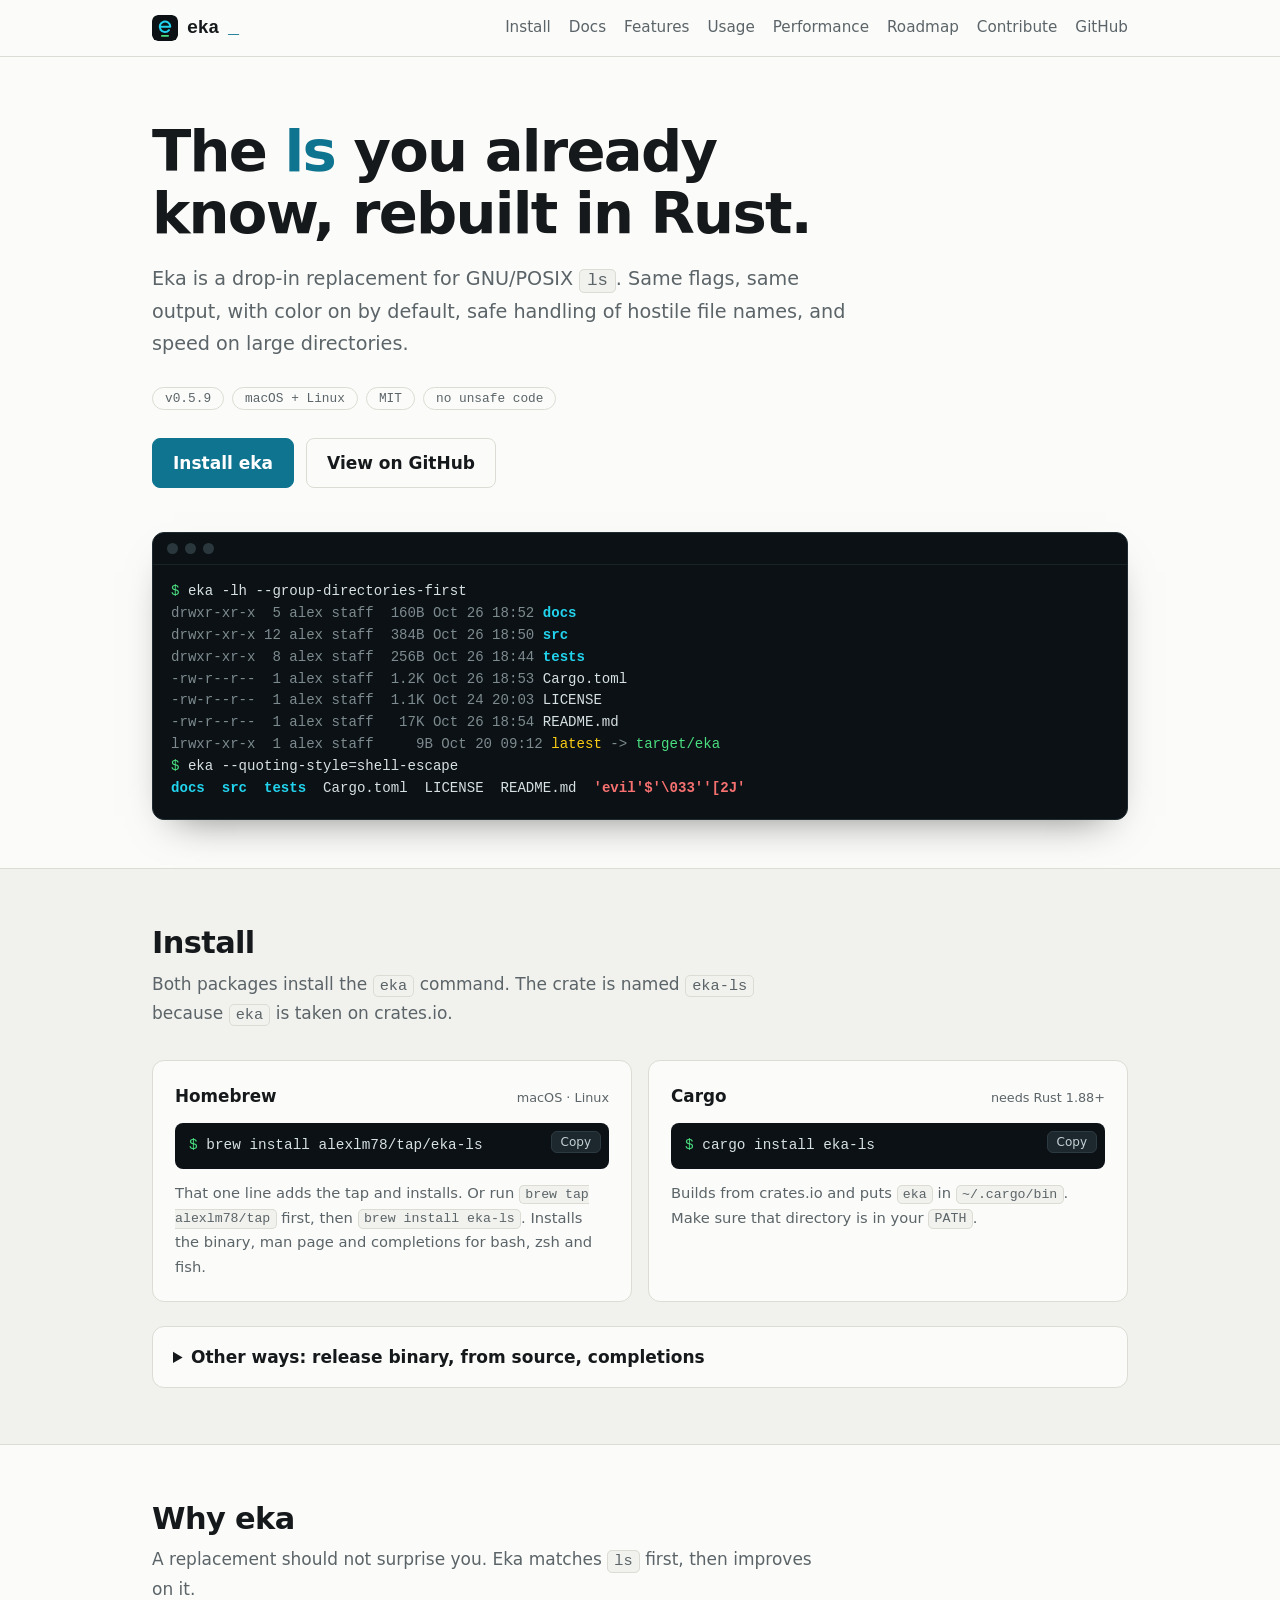
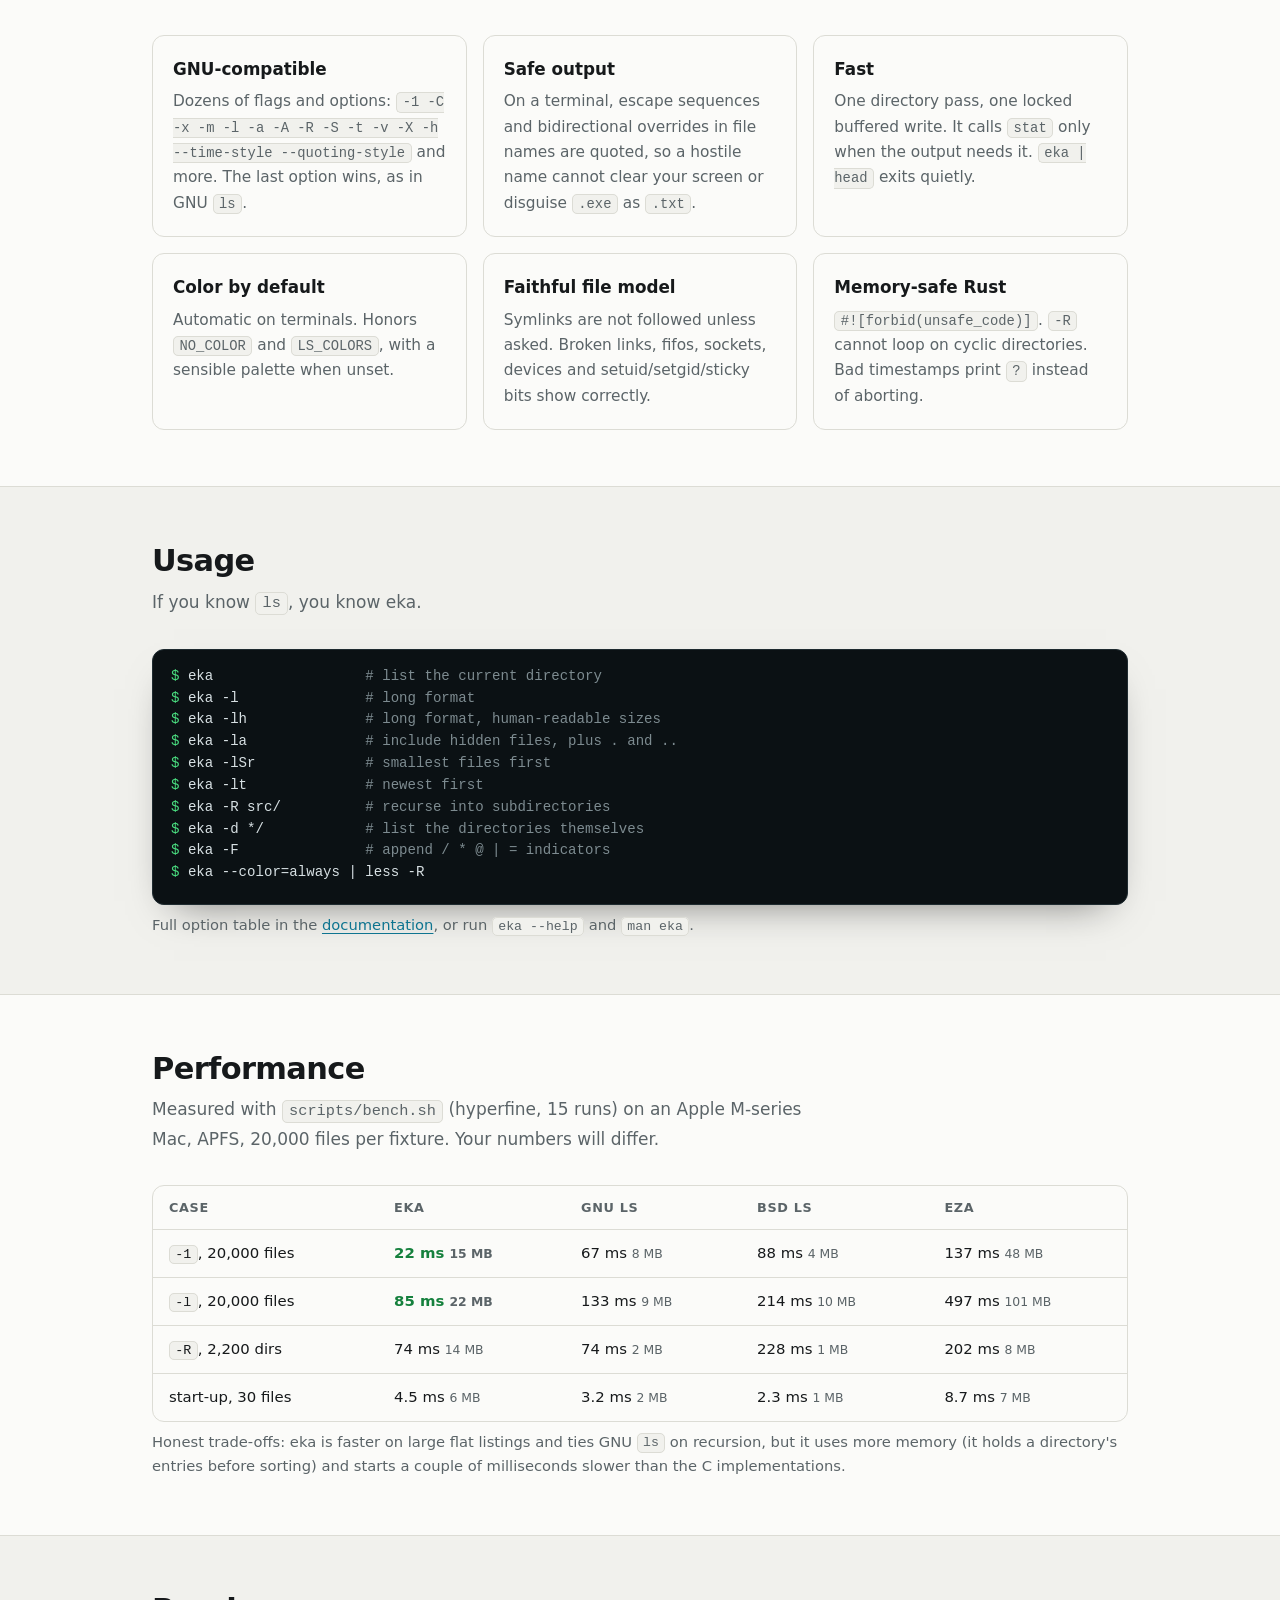
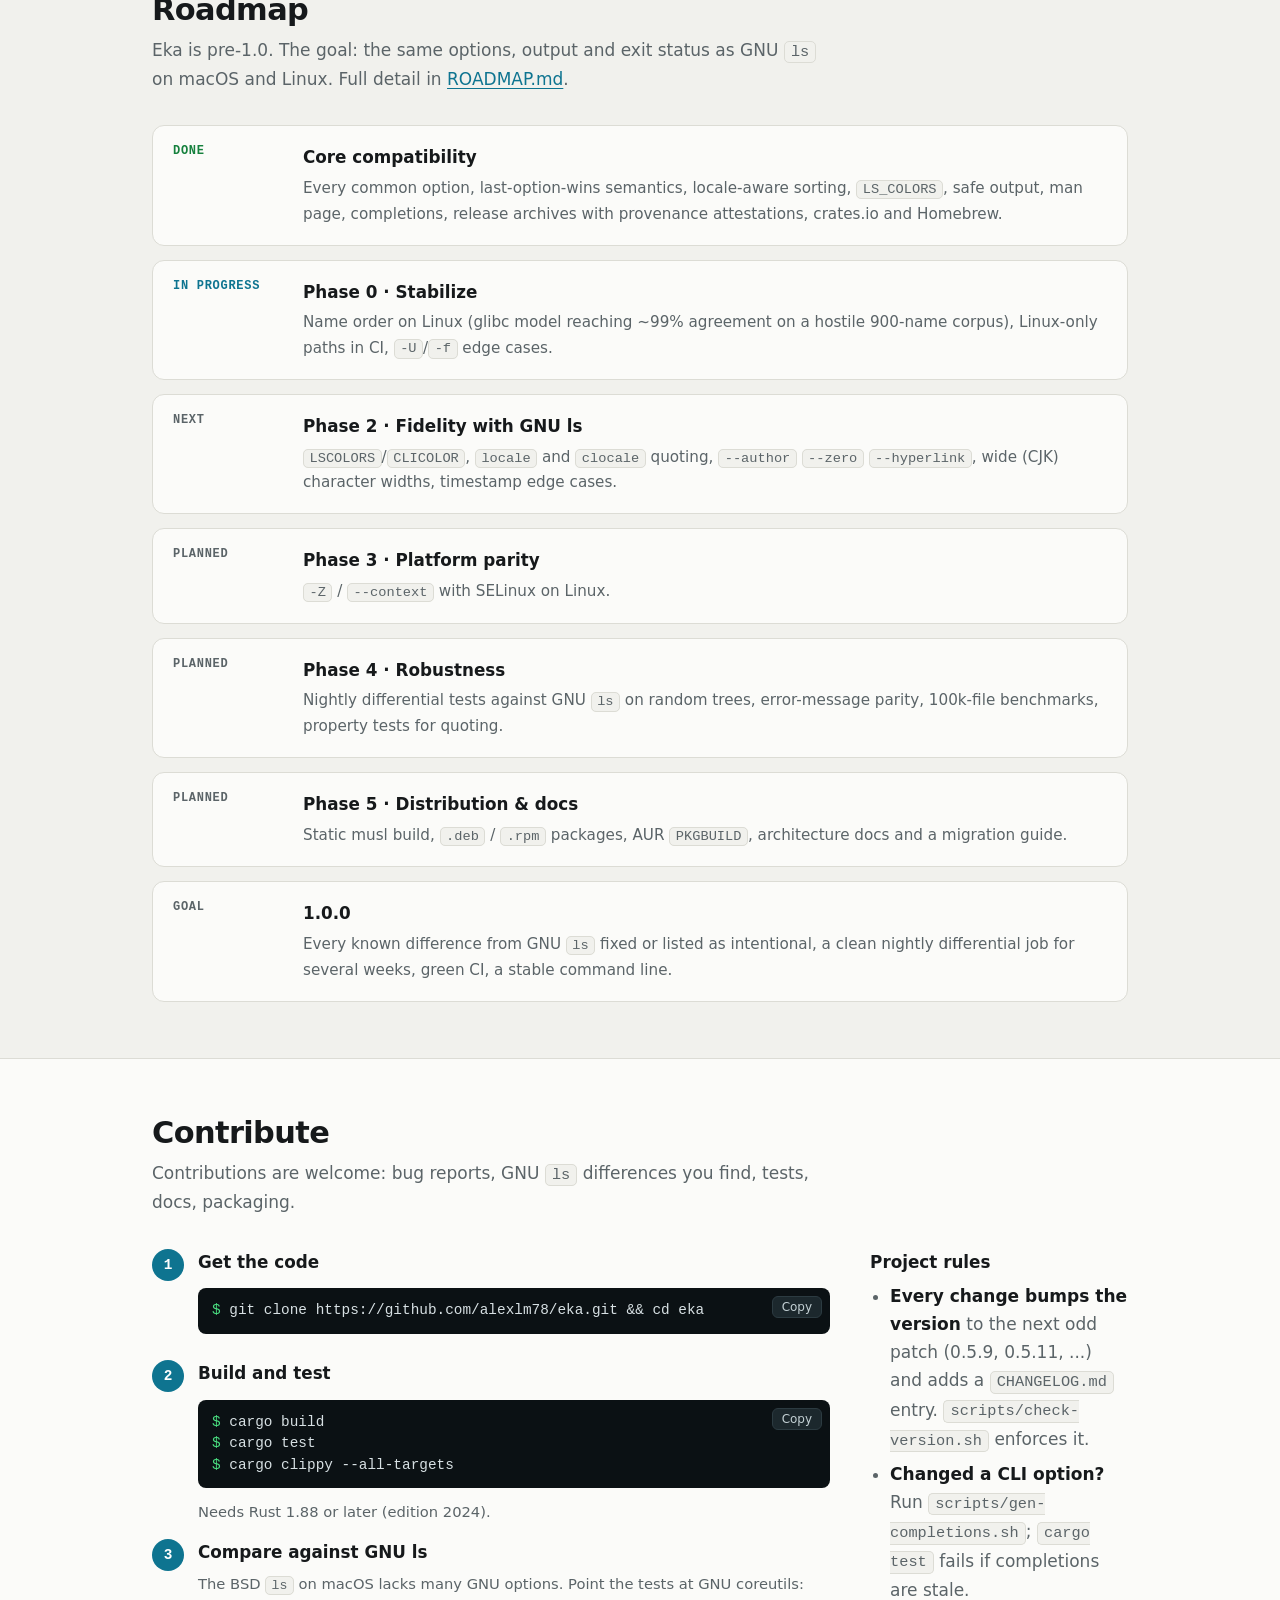
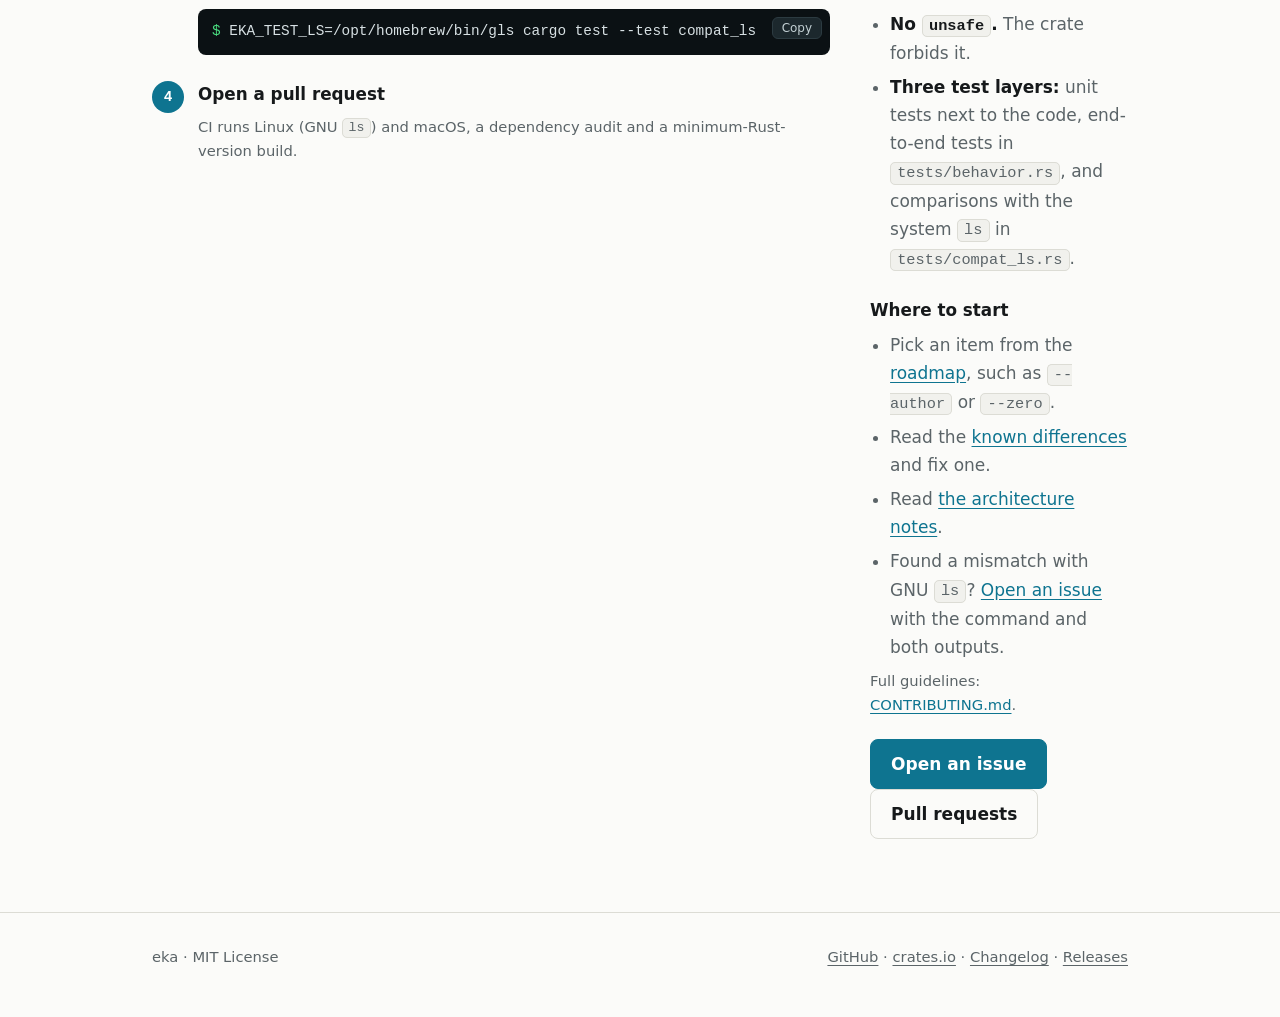
<file: web/index.html>
<!doctype html>
<html lang="en">
<head>
<meta charset="utf-8">
<meta name="viewport" content="width=device-width, initial-scale=1">
<title>eka – a modern ls replacement</title>
<meta name="description" content="eka is a drop-in replacement for GNU/POSIX ls, written in Rust. Same flags, same output, faster, safer, with color by default. Install with cargo install eka-ls or brew install eka-ls.">
<meta property="og:title" content="eka – a modern ls replacement">
<meta property="og:description" content="Drop-in GNU ls replacement in Rust. Faster on large listings, safe output, color by default.">
<meta property="og:type" content="website">
<link rel="icon" href="favicon.svg" type="image/svg+xml">
<link rel="icon" href="favicon.ico" sizes="48x48">
<link rel="icon" href="favicon-32.png" type="image/png" sizes="32x32">
<link rel="apple-touch-icon" href="apple-touch-icon.png">
<link rel="stylesheet" href="style.css">
</head>
<body>

<header class="nav">
  <div class="wrap">
    <a class="brand" href="index.html"><img src="logo.svg" alt="" width="26" height="26">eka<span>_</span></a>
    <nav aria-label="Sections">
      <a href="#install">Install</a>
      <a href="docs.html">Docs</a>
      <a href="#features">Features</a>
      <a class="opt" href="#usage">Usage</a>
      <a class="opt" href="#performance">Performance</a>
      <a href="#roadmap">Roadmap</a>
      <a href="#contribute">Contribute</a>
      <a href="https://github.com/alexlm78/eka">GitHub</a>
    </nav>
  </div>
</header>

<main id="top">
<div class="wrap">
  <div class="hero">
    <h1>The <em>ls</em> you already know, rebuilt in Rust.</h1>
    <p class="lede">Eka is a drop-in replacement for GNU/POSIX <code>ls</code>. Same flags, same output, with color on by default, safe handling of hostile file names, and speed on large directories.</p>
    <div class="badges">
      <span class="badge">v0.5.9</span>
      <span class="badge">macOS + Linux</span>
      <span class="badge">MIT</span>
      <span class="badge">no unsafe code</span>
    </div>
    <div class="cta">
      <a class="btn primary" href="#install">Install eka</a>
      <a class="btn" href="https://github.com/alexlm78/eka">View on GitHub</a>
    </div>

    <div class="term" aria-label="Example eka output">
      <div class="term-bar"><i></i><i></i><i></i></div>
<pre><span class="p">$</span> eka -lh --group-directories-first
<span class="dim">drwxr-xr-x  5 alex staff  160B Oct 26 18:52</span> <span class="d">docs</span>
<span class="dim">drwxr-xr-x 12 alex staff  384B Oct 26 18:50</span> <span class="d">src</span>
<span class="dim">drwxr-xr-x  8 alex staff  256B Oct 26 18:44</span> <span class="d">tests</span>
<span class="dim">-rw-r--r--  1 alex staff  1.2K Oct 26 18:53</span> Cargo.toml
<span class="dim">-rw-r--r--  1 alex staff  1.1K Oct 24 20:03</span> LICENSE
<span class="dim">-rw-r--r--  1 alex staff   17K Oct 26 18:54</span> README.md
<span class="dim">lrwxr-xr-x  1 alex staff     9B Oct 20 09:12</span> <span class="l">latest</span> <span class="dim">-&gt;</span> <span class="x">target/eka</span>
<span class="p">$</span> eka --quoting-style=shell-escape
<span class="d">docs</span>  <span class="d">src</span>  <span class="d">tests</span>  Cargo.toml  LICENSE  README.md  <span class="b">'evil'$'\033''[2J'</span></pre>
    </div>
  </div>
</div>

<!-- INSTALL -->
<section id="install" class="alt">
  <div class="wrap">
    <h2>Install</h2>
    <p class="sub">Both packages install the <code>eka</code> command. The crate is named <code>eka-ls</code> because <code>eka</code> is taken on crates.io.</p>

    <div class="install">
      <div class="pkg">
        <h3>Homebrew <small>macOS · Linux</small></h3>
        <div class="cmd"><span class="p">$ </span>brew install alexlm78/tap/eka-ls<button class="copy" data-copy="brew install alexlm78/tap/eka-ls">Copy</button></div>
        <p class="note">That one line adds the tap and installs. Or run <code>brew tap alexlm78/tap</code> first, then <code>brew install eka-ls</code>. Installs the binary, man page and completions for bash, zsh and fish.</p>
      </div>
      <div class="pkg">
        <h3>Cargo <small>needs Rust 1.88+</small></h3>
        <div class="cmd"><span class="p">$ </span>cargo install eka-ls<button class="copy" data-copy="cargo install eka-ls">Copy</button></div>
        <p class="note">Builds from crates.io and puts <code>eka</code> in <code>~/.cargo/bin</code>. Make sure that directory is in your <code>PATH</code>.</p>
      </div>
    </div>

    <details>
      <summary>Other ways: release binary, from source, completions</summary>
      <p><b>Release binary.</b> Download the archive for your system (macOS and Linux, x86-64 and ARM64) from the <a href="https://github.com/alexlm78/eka/releases">releases page</a>, check it against <code>SHA256SUMS</code>, and verify provenance with <code>gh attestation verify FILE --repo alexlm78/eka</code>.</p>
      <p><b>From source.</b></p>
      <div class="cmd"><span class="p">$ </span>git clone https://github.com/alexlm78/eka.git &amp;&amp; cd eka
<span class="p">$ </span>cargo install --path .<button class="copy" data-copy="git clone https://github.com/alexlm78/eka.git && cd eka&#10;cargo install --path .">Copy</button></div>
      <p><b>Shell completions.</b> <code>eka --completions SHELL</code> prints the script for bash, zsh, fish, elvish or powershell.</p>
      <div class="cmd"><span class="p">$ </span>source &lt;(eka --completions bash)<button class="copy" data-copy="source <(eka --completions bash)">Copy</button></div>
      <p><b>Use it as <code>ls</code>.</b> Add <code>alias ls=eka</code> to your shell config.</p>
    </details>
  </div>
</section>

<!-- FEATURES -->
<section id="features">
  <div class="wrap">
    <h2>Why eka</h2>
    <p class="sub">A replacement should not surprise you. Eka matches <code>ls</code> first, then improves on it.</p>
    <div class="grid">
      <div class="card"><h3>GNU-compatible</h3><p>Dozens of flags and options: <code>-1 -C -x -m -l -a -A -R -S -t -v -X -h --time-style --quoting-style</code> and more. The last option wins, as in GNU <code>ls</code>.</p></div>
      <div class="card"><h3>Safe output</h3><p>On a terminal, escape sequences and bidirectional overrides in file names are quoted, so a hostile name cannot clear your screen or disguise <code>.exe</code> as <code>.txt</code>.</p></div>
      <div class="card"><h3>Fast</h3><p>One directory pass, one locked buffered write. It calls <code>stat</code> only when the output needs it. <code>eka | head</code> exits quietly.</p></div>
      <div class="card"><h3>Color by default</h3><p>Automatic on terminals. Honors <code>NO_COLOR</code> and <code>LS_COLORS</code>, with a sensible palette when unset.</p></div>
      <div class="card"><h3>Faithful file model</h3><p>Symlinks are not followed unless asked. Broken links, fifos, sockets, devices and setuid/setgid/sticky bits show correctly.</p></div>
      <div class="card"><h3>Memory-safe Rust</h3><p><code>#![forbid(unsafe_code)]</code>. <code>-R</code> cannot loop on cyclic directories. Bad timestamps print <code>?</code> instead of aborting.</p></div>
    </div>
  </div>
</section>

<!-- USAGE -->
<section id="usage" class="alt">
  <div class="wrap">
    <h2>Usage</h2>
    <p class="sub">If you know <code>ls</code>, you know eka.</p>
    <div class="term" style="margin-top:0">
<pre><span class="p">$</span> eka                  <span class="dim"># list the current directory</span>
<span class="p">$</span> eka -l               <span class="dim"># long format</span>
<span class="p">$</span> eka -lh              <span class="dim"># long format, human-readable sizes</span>
<span class="p">$</span> eka -la              <span class="dim"># include hidden files, plus . and ..</span>
<span class="p">$</span> eka -lSr             <span class="dim"># smallest files first</span>
<span class="p">$</span> eka -lt              <span class="dim"># newest first</span>
<span class="p">$</span> eka -R src/          <span class="dim"># recurse into subdirectories</span>
<span class="p">$</span> eka -d */            <span class="dim"># list the directories themselves</span>
<span class="p">$</span> eka -F               <span class="dim"># append / * @ | = indicators</span>
<span class="p">$</span> eka --color=always | less -R</pre>
    </div>
    <p class="note">Full option table in the <a href="docs.html#options">documentation</a>, or run <code>eka --help</code> and <code>man eka</code>.</p>
  </div>
</section>

<!-- PERFORMANCE -->
<section id="performance">
  <div class="wrap">
    <h2>Performance</h2>
    <p class="sub">Measured with <code>scripts/bench.sh</code> (hyperfine, 15 runs) on an Apple M-series Mac, APFS, 20,000 files per fixture. Your numbers will differ.</p>
    <div class="tbl">
      <table>
        <thead><tr><th>Case</th><th>eka</th><th>GNU ls</th><th>BSD ls</th><th>eza</th></tr></thead>
        <tbody>
          <tr><td><code>-1</code>, 20,000 files</td><td class="win">22 ms <small>15 MB</small></td><td>67 ms <small>8 MB</small></td><td>88 ms <small>4 MB</small></td><td>137 ms <small>48 MB</small></td></tr>
          <tr><td><code>-l</code>, 20,000 files</td><td class="win">85 ms <small>22 MB</small></td><td>133 ms <small>9 MB</small></td><td>214 ms <small>10 MB</small></td><td>497 ms <small>101 MB</small></td></tr>
          <tr><td><code>-R</code>, 2,200 dirs</td><td>74 ms <small>14 MB</small></td><td>74 ms <small>2 MB</small></td><td>228 ms <small>1 MB</small></td><td>202 ms <small>8 MB</small></td></tr>
          <tr><td>start-up, 30 files</td><td>4.5 ms <small>6 MB</small></td><td>3.2 ms <small>2 MB</small></td><td>2.3 ms <small>1 MB</small></td><td>8.7 ms <small>7 MB</small></td></tr>
        </tbody>
      </table>
    </div>
    <p class="note">Honest trade-offs: eka is faster on large flat listings and ties GNU <code>ls</code> on recursion, but it uses more memory (it holds a directory's entries before sorting) and starts a couple of milliseconds slower than the C implementations.</p>
  </div>
</section>

<!-- ROADMAP -->
<section id="roadmap" class="alt">
  <div class="wrap">
    <h2>Roadmap</h2>
    <p class="sub">Eka is pre-1.0. The goal: the same options, output and exit status as GNU <code>ls</code> on macOS and Linux. Full detail in <a href="https://github.com/alexlm78/eka/blob/main/docs/ROADMAP.md">ROADMAP.md</a>.</p>
    <div class="road">
      <div class="phase"><div class="tag done">Done</div><div><h3>Core compatibility</h3><p>Every common option, last-option-wins semantics, locale-aware sorting, <code>LS_COLORS</code>, safe output, man page, completions, release archives with provenance attestations, crates.io and Homebrew.</p></div></div>
      <div class="phase"><div class="tag now">In progress</div><div><h3>Phase 0 · Stabilize</h3><p>Name order on Linux (glibc model reaching ~99% agreement on a hostile 900-name corpus), Linux-only paths in CI, <code>-U</code>/<code>-f</code> edge cases.</p></div></div>
      <div class="phase"><div class="tag next">Next</div><div><h3>Phase 2 · Fidelity with GNU ls</h3><p><code>LSCOLORS</code>/<code>CLICOLOR</code>, <code>locale</code> and <code>clocale</code> quoting, <code>--author</code> <code>--zero</code> <code>--hyperlink</code>, wide (CJK) character widths, timestamp edge cases.</p></div></div>
      <div class="phase"><div class="tag next">Planned</div><div><h3>Phase 3 · Platform parity</h3><p><code>-Z</code> / <code>--context</code> with SELinux on Linux.</p></div></div>
      <div class="phase"><div class="tag next">Planned</div><div><h3>Phase 4 · Robustness</h3><p>Nightly differential tests against GNU <code>ls</code> on random trees, error-message parity, 100k-file benchmarks, property tests for quoting.</p></div></div>
      <div class="phase"><div class="tag next">Planned</div><div><h3>Phase 5 · Distribution &amp; docs</h3><p>Static musl build, <code>.deb</code> / <code>.rpm</code> packages, AUR <code>PKGBUILD</code>, architecture docs and a migration guide.</p></div></div>
      <div class="phase"><div class="tag next">Goal</div><div><h3>1.0.0</h3><p>Every known difference from GNU <code>ls</code> fixed or listed as intentional, a clean nightly differential job for several weeks, green CI, a stable command line.</p></div></div>
    </div>
  </div>
</section>

<!-- CONTRIBUTE -->
<section id="contribute">
  <div class="wrap">
    <h2>Contribute</h2>
    <p class="sub">Contributions are welcome: bug reports, GNU <code>ls</code> differences you find, tests, docs, packaging.</p>
    <div class="two">
      <div>
        <ol class="steps">
          <li><h3>Get the code</h3>
            <div class="cmd"><span class="p">$ </span>git clone https://github.com/alexlm78/eka.git &amp;&amp; cd eka<button class="copy" data-copy="git clone https://github.com/alexlm78/eka.git && cd eka">Copy</button></div></li>
          <li><h3>Build and test</h3>
            <div class="cmd"><span class="p">$ </span>cargo build
<span class="p">$ </span>cargo test
<span class="p">$ </span>cargo clippy --all-targets<button class="copy" data-copy="cargo build&#10;cargo test&#10;cargo clippy --all-targets">Copy</button></div>
            <p class="note">Needs Rust 1.88 or later (edition 2024).</p></li>
          <li><h3>Compare against GNU ls</h3>
            <p class="note" style="margin-top:0">The BSD <code>ls</code> on macOS lacks many GNU options. Point the tests at GNU coreutils:</p>
            <div class="cmd"><span class="p">$ </span>EKA_TEST_LS=/opt/homebrew/bin/gls cargo test --test compat_ls<button class="copy" data-copy="EKA_TEST_LS=/opt/homebrew/bin/gls cargo test --test compat_ls">Copy</button></div></li>
          <li><h3>Open a pull request</h3>
            <p class="note" style="margin-top:0">CI runs Linux (GNU <code>ls</code>) and macOS, a dependency audit and a minimum-Rust-version build.</p></li>
        </ol>
      </div>
      <div>
        <h3>Project rules</h3>
        <ul class="plain">
          <li><b>Every change bumps the version</b> to the next odd patch (0.5.9, 0.5.11, ...) and adds a <code>CHANGELOG.md</code> entry. <code>scripts/check-version.sh</code> enforces it.</li>
          <li><b>Changed a CLI option?</b> Run <code>scripts/gen-completions.sh</code>; <code>cargo test</code> fails if completions are stale.</li>
          <li><b>No <code>unsafe</code>.</b> The crate forbids it.</li>
          <li><b>Three test layers:</b> unit tests next to the code, end-to-end tests in <code>tests/behavior.rs</code>, and comparisons with the system <code>ls</code> in <code>tests/compat_ls.rs</code>.</li>
        </ul>
        <h3 style="margin-top:24px">Where to start</h3>
        <ul class="plain">
          <li>Pick an item from the <a href="https://github.com/alexlm78/eka/blob/main/docs/ROADMAP.md">roadmap</a>, such as <code>--author</code> or <code>--zero</code>.</li>
          <li>Read the <a href="https://github.com/alexlm78/eka#known-differences-from-gnu-ls">known differences</a> and fix one.</li>
          <li>Read <a href="https://github.com/alexlm78/eka/blob/main/docs/eka-architecture.md">the architecture notes</a>.</li>
          <li>Found a mismatch with GNU <code>ls</code>? <a href="https://github.com/alexlm78/eka/issues">Open an issue</a> with the command and both outputs.</li>
        </ul>
        <p class="note">Full guidelines: <a href="https://github.com/alexlm78/eka/blob/main/CONTRIBUTING.md">CONTRIBUTING.md</a>.</p>
        <p style="margin-top:22px"><a class="btn primary" href="https://github.com/alexlm78/eka/issues">Open an issue</a> <a class="btn" href="https://github.com/alexlm78/eka/pulls">Pull requests</a></p>
      </div>
    </div>
  </div>
</section>
</main>

<footer>
  <div class="wrap">
    <span>eka · MIT License</span>
    <span>
      <a href="https://github.com/alexlm78/eka">GitHub</a> ·
      <a href="https://crates.io/crates/eka-ls">crates.io</a> ·
      <a href="https://github.com/alexlm78/eka/blob/main/CHANGELOG.md">Changelog</a> ·
      <a href="https://github.com/alexlm78/eka/releases">Releases</a>
    </span>
  </div>
</footer>

<script>
document.querySelectorAll('.copy').forEach(function (b) {
  b.addEventListener('click', function () {
    var t = b.getAttribute('data-copy');
    var done = function () { b.textContent = 'Copied'; setTimeout(function () { b.textContent = 'Copy'; }, 1400); };
    if (navigator.clipboard) { navigator.clipboard.writeText(t).then(done, function () {}); }
  });
});
</script>
</body>
</html>
</file>
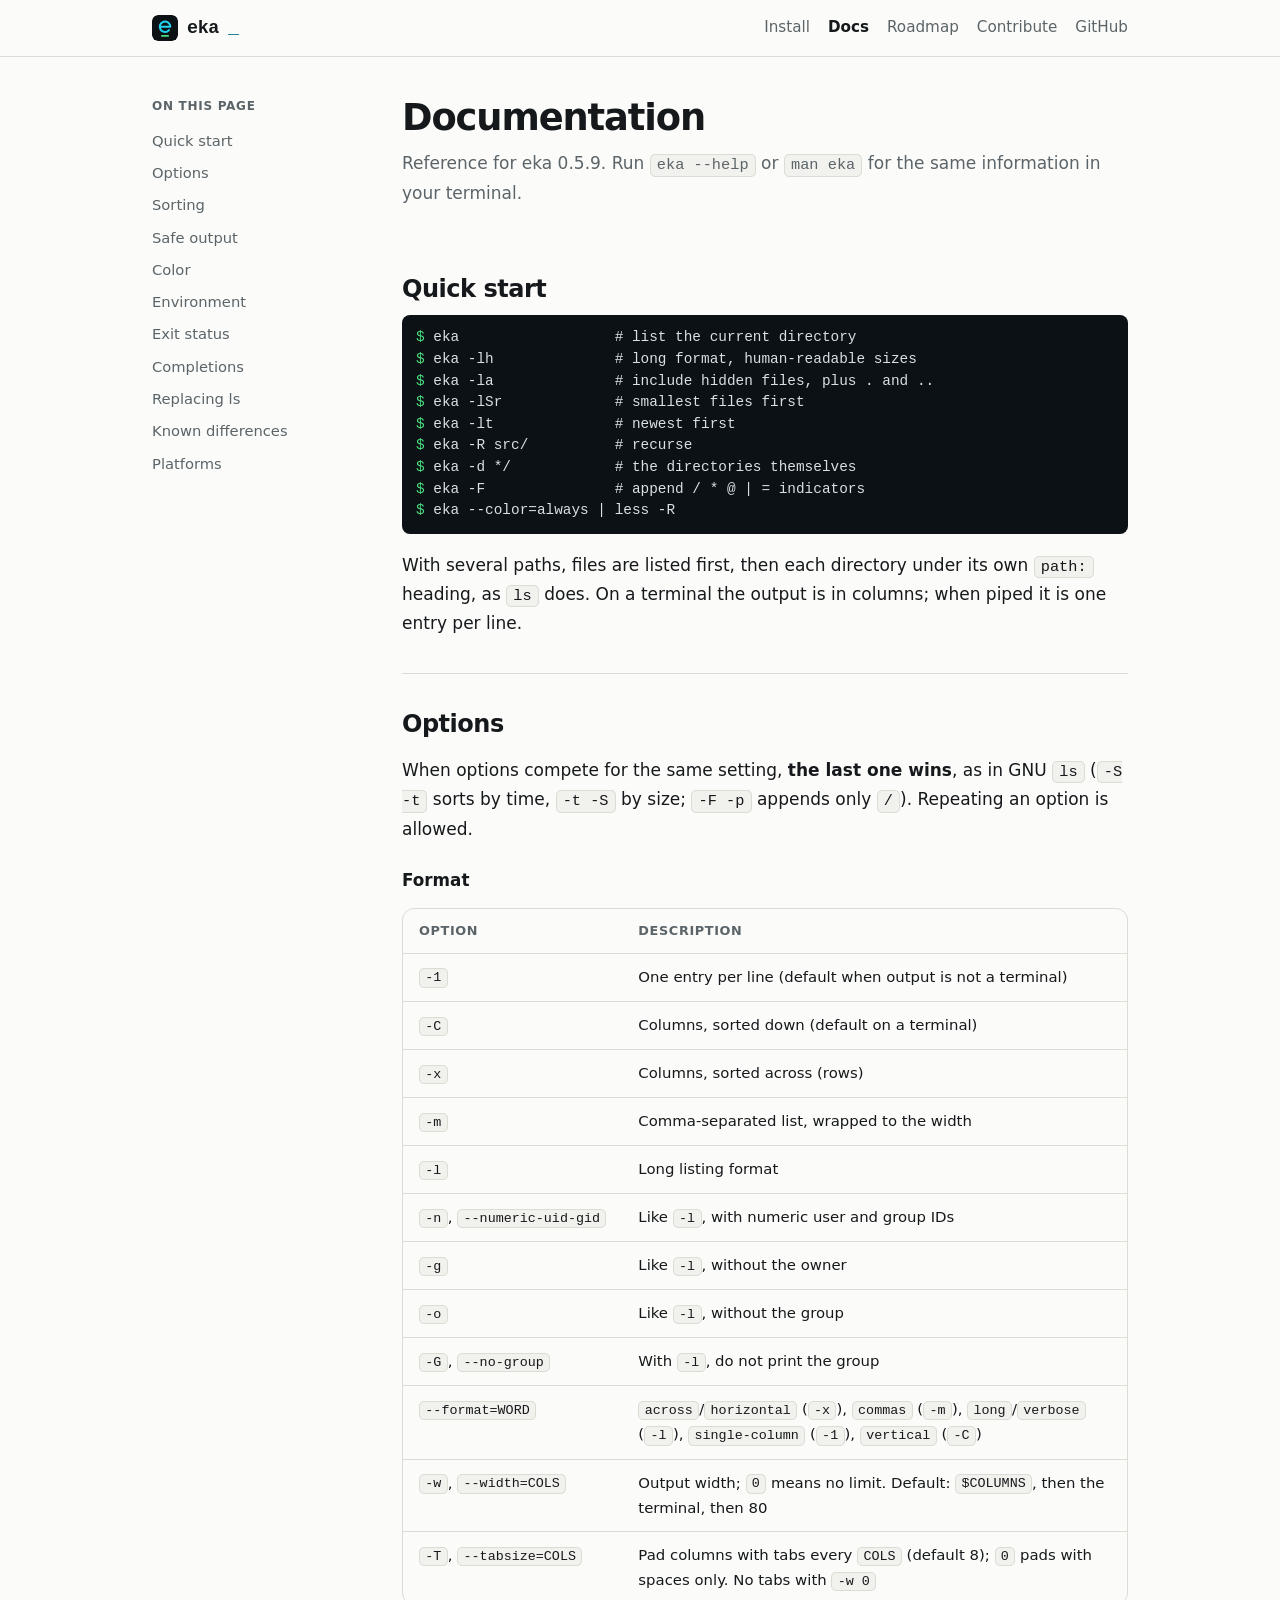
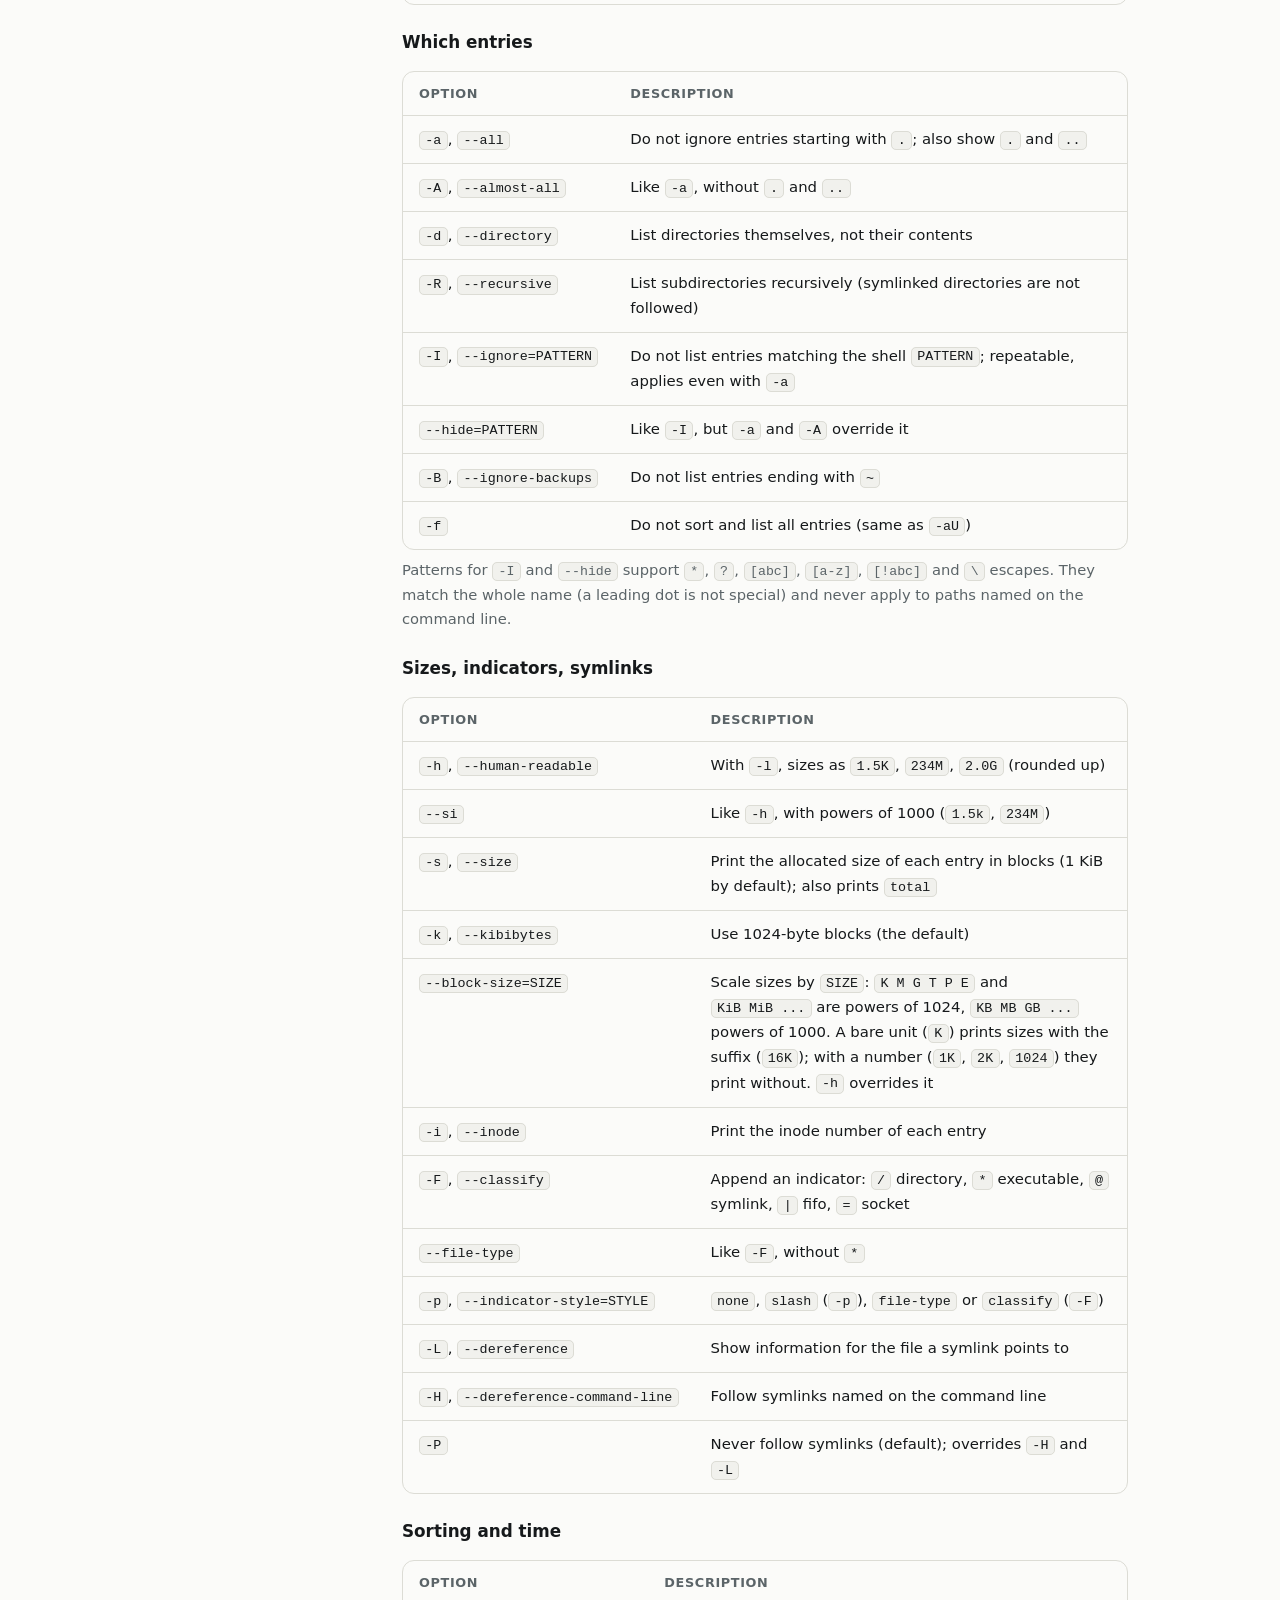
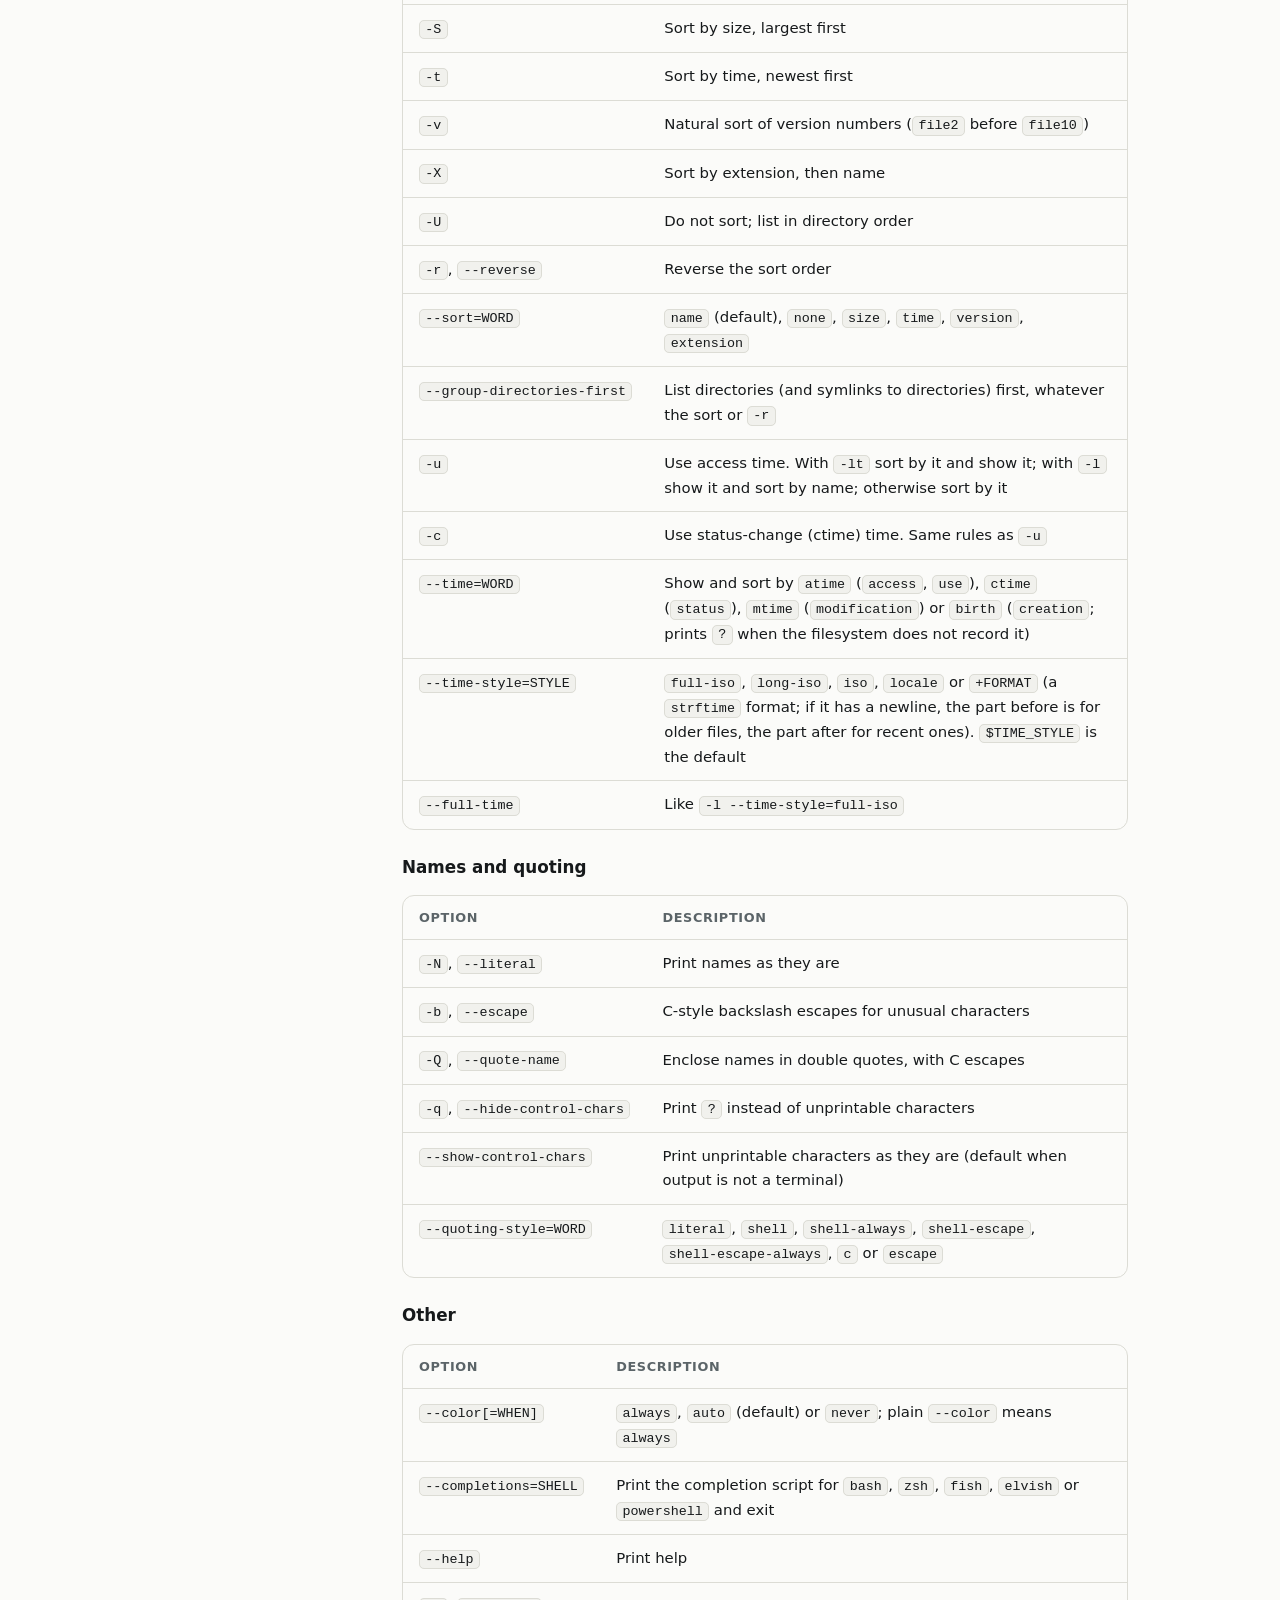
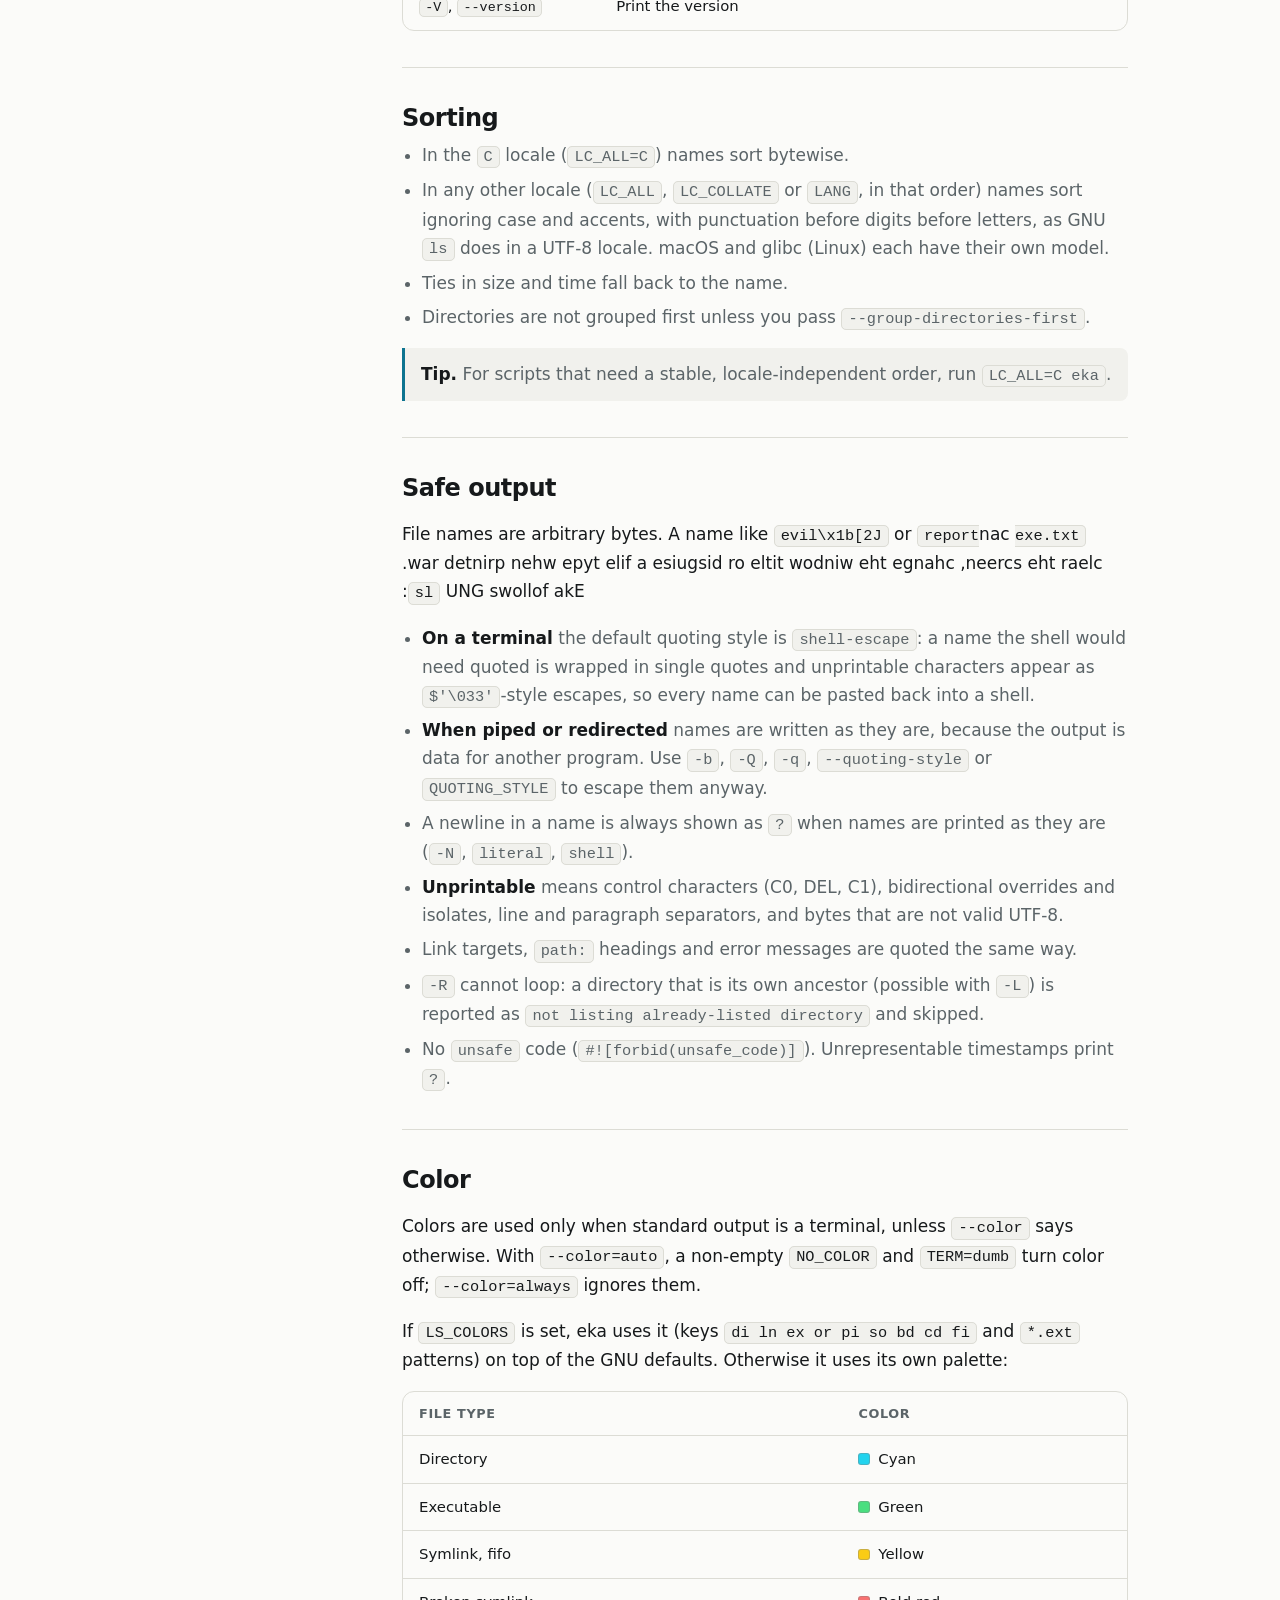
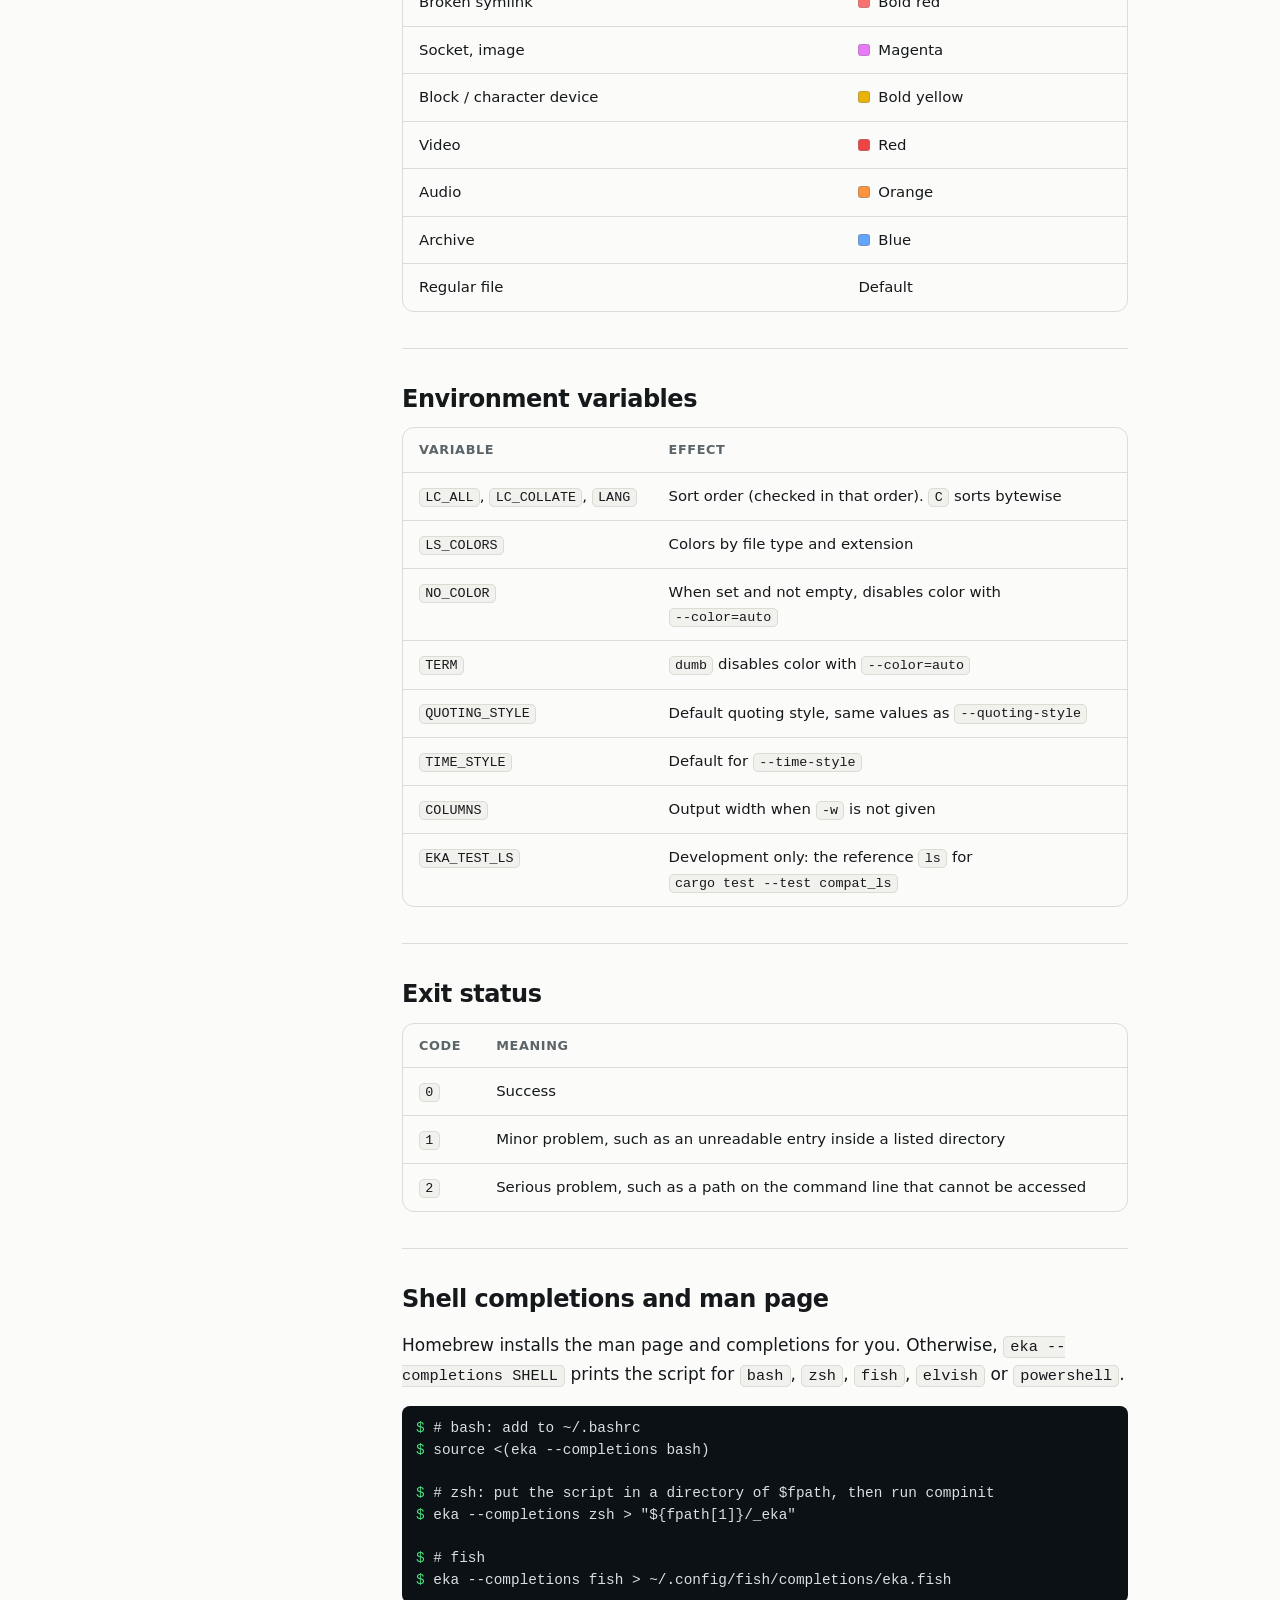
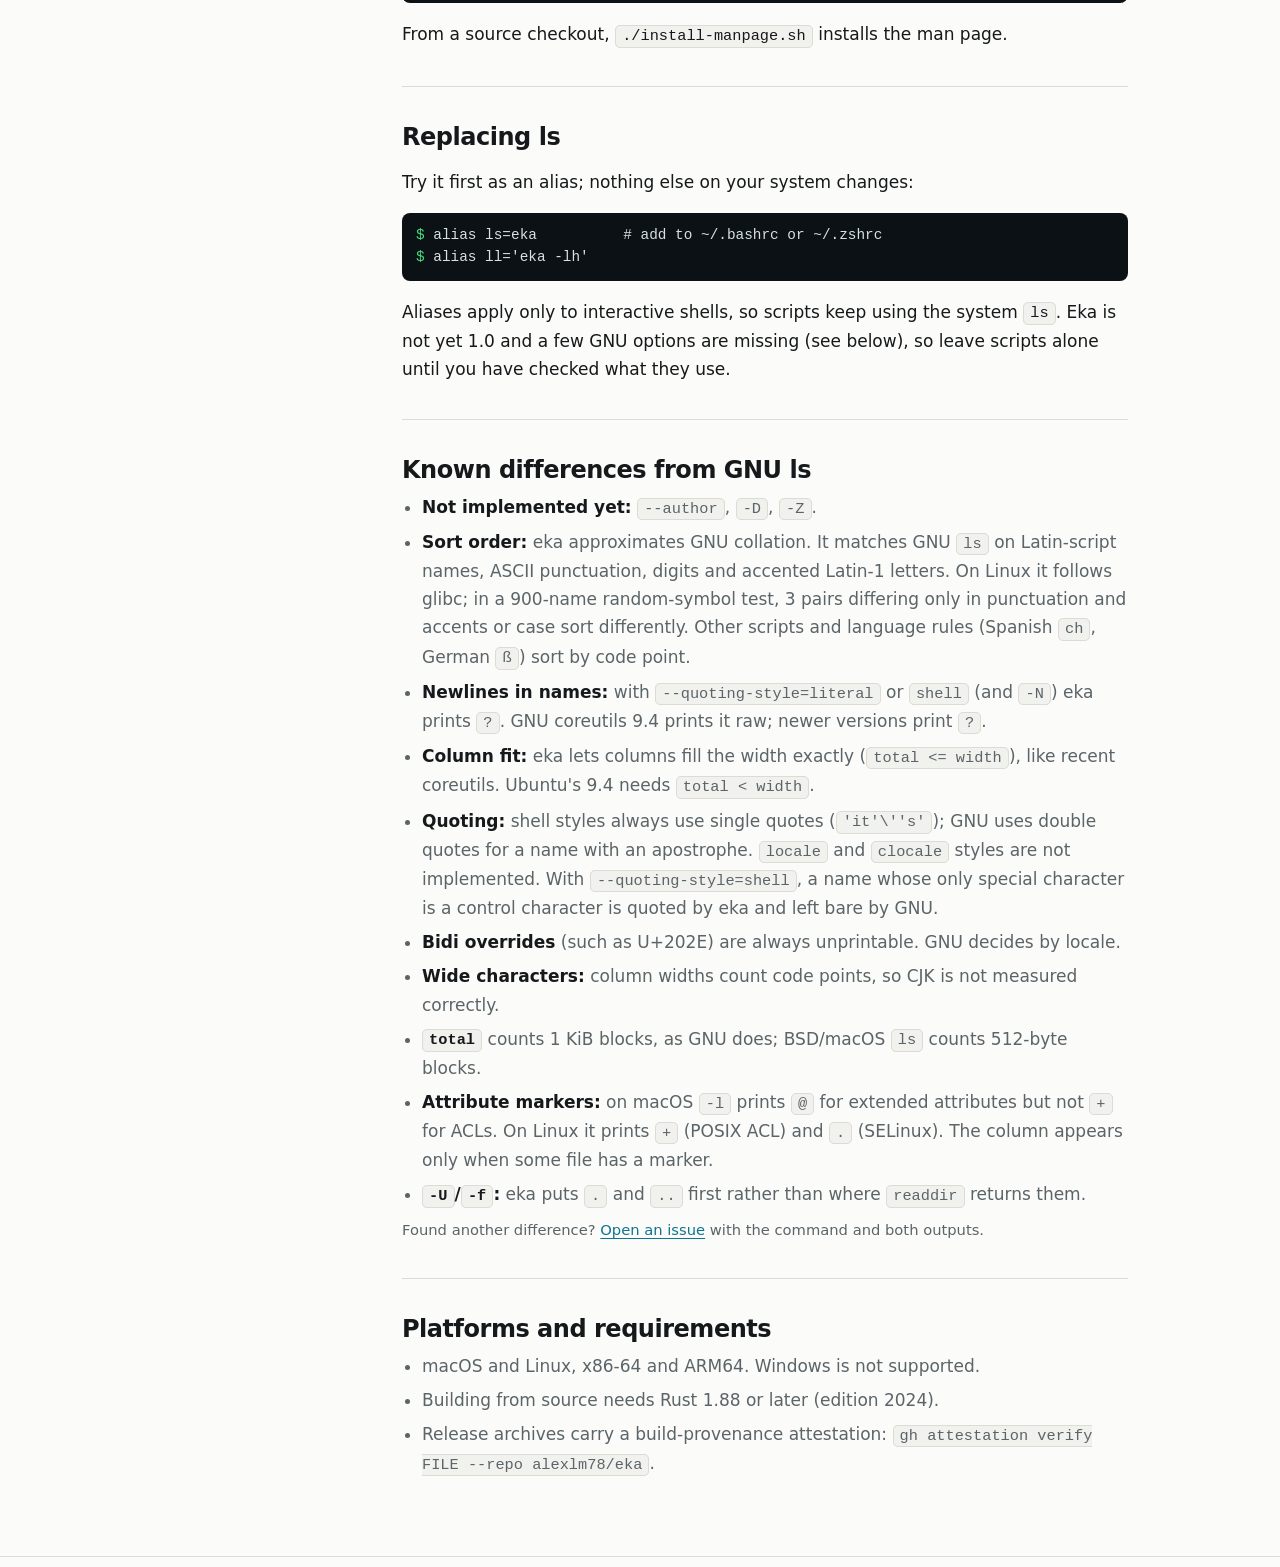
<file: web/docs.html>
<!doctype html>
<html lang="en">
<head>
<meta charset="utf-8">
<meta name="viewport" content="width=device-width, initial-scale=1">
<title>eka documentation</title>
<meta name="description" content="Reference for eka, a drop-in GNU ls replacement: options, sorting, quoting and safe output, colors, environment variables, exit status and known differences.">
<link rel="icon" href="favicon.svg" type="image/svg+xml">
<link rel="icon" href="favicon.ico" sizes="48x48">
<link rel="icon" href="favicon-32.png" type="image/png" sizes="32x32">
<link rel="apple-touch-icon" href="apple-touch-icon.png">
<link rel="stylesheet" href="style.css">
</head>
<body>

<header class="nav">
  <div class="wrap">
    <a class="brand" href="index.html"><img src="logo.svg" alt="" width="26" height="26">eka<span>_</span></a>
    <nav aria-label="Sections">
      <a href="index.html#install">Install</a>
      <a href="docs.html" aria-current="page">Docs</a>
      <a href="index.html#roadmap">Roadmap</a>
      <a href="index.html#contribute">Contribute</a>
      <a href="https://github.com/alexlm78/eka">GitHub</a>
    </nav>
  </div>
</header>

<div class="wrap">
<div class="docs">

<aside class="toc" aria-label="On this page">
  <b>On this page</b>
  <a href="#quickstart">Quick start</a>
  <a href="#options">Options</a>
  <a href="#sorting">Sorting</a>
  <a href="#safe-output">Safe output</a>
  <a href="#color">Color</a>
  <a href="#env">Environment</a>
  <a href="#exit">Exit status</a>
  <a href="#completions">Completions</a>
  <a href="#migrating">Replacing ls</a>
  <a href="#differences">Known differences</a>
  <a href="#platforms">Platforms</a>
</aside>

<article class="doc">
<h1>Documentation</h1>
<p class="sub">Reference for eka 0.5.9. Run <code>eka --help</code> or <code>man eka</code> for the same information in your terminal.</p>

<section id="quickstart">
  <h2>Quick start</h2>
  <div class="cmd"><span class="p">$ </span>eka                  # list the current directory
<span class="p">$ </span>eka -lh              # long format, human-readable sizes
<span class="p">$ </span>eka -la              # include hidden files, plus . and ..
<span class="p">$ </span>eka -lSr             # smallest files first
<span class="p">$ </span>eka -lt              # newest first
<span class="p">$ </span>eka -R src/          # recurse
<span class="p">$ </span>eka -d */            # the directories themselves
<span class="p">$ </span>eka -F               # append / * @ | = indicators
<span class="p">$ </span>eka --color=always | less -R</div>
  <p>With several paths, files are listed first, then each directory under its own <code>path:</code> heading, as <code>ls</code> does. On a terminal the output is in columns; when piped it is one entry per line.</p>
</section>

<section id="options">
  <h2>Options</h2>
  <p>When options compete for the same setting, <b>the last one wins</b>, as in GNU <code>ls</code> (<code>-S -t</code> sorts by time, <code>-t -S</code> by size; <code>-F -p</code> appends only <code>/</code>). Repeating an option is allowed.</p>

  <h3>Format</h3>
  <div class="tbl"><table>
    <thead><tr><th>Option</th><th>Description</th></tr></thead>
    <tbody>
    <tr><td><code>-1</code></td><td>One entry per line (default when output is not a terminal)</td></tr>
    <tr><td><code>-C</code></td><td>Columns, sorted down (default on a terminal)</td></tr>
    <tr><td><code>-x</code></td><td>Columns, sorted across (rows)</td></tr>
    <tr><td><code>-m</code></td><td>Comma-separated list, wrapped to the width</td></tr>
    <tr><td><code>-l</code></td><td>Long listing format</td></tr>
    <tr><td><code>-n</code>, <code>--numeric-uid-gid</code></td><td>Like <code>-l</code>, with numeric user and group IDs</td></tr>
    <tr><td><code>-g</code></td><td>Like <code>-l</code>, without the owner</td></tr>
    <tr><td><code>-o</code></td><td>Like <code>-l</code>, without the group</td></tr>
    <tr><td><code>-G</code>, <code>--no-group</code></td><td>With <code>-l</code>, do not print the group</td></tr>
    <tr><td><code>--format=WORD</code></td><td><code>across</code>/<code>horizontal</code> (<code>-x</code>), <code>commas</code> (<code>-m</code>), <code>long</code>/<code>verbose</code> (<code>-l</code>), <code>single-column</code> (<code>-1</code>), <code>vertical</code> (<code>-C</code>)</td></tr>
    <tr><td><code>-w</code>, <code>--width=COLS</code></td><td>Output width; <code>0</code> means no limit. Default: <code>$COLUMNS</code>, then the terminal, then 80</td></tr>
    <tr><td><code>-T</code>, <code>--tabsize=COLS</code></td><td>Pad columns with tabs every <code>COLS</code> (default 8); <code>0</code> pads with spaces only. No tabs with <code>-w 0</code></td></tr>
    </tbody>
  </table></div>

  <h3>Which entries</h3>
  <div class="tbl"><table>
    <thead><tr><th>Option</th><th>Description</th></tr></thead>
    <tbody>
    <tr><td><code>-a</code>, <code>--all</code></td><td>Do not ignore entries starting with <code>.</code>; also show <code>.</code> and <code>..</code></td></tr>
    <tr><td><code>-A</code>, <code>--almost-all</code></td><td>Like <code>-a</code>, without <code>.</code> and <code>..</code></td></tr>
    <tr><td><code>-d</code>, <code>--directory</code></td><td>List directories themselves, not their contents</td></tr>
    <tr><td><code>-R</code>, <code>--recursive</code></td><td>List subdirectories recursively (symlinked directories are not followed)</td></tr>
    <tr><td><code>-I</code>, <code>--ignore=PATTERN</code></td><td>Do not list entries matching the shell <code>PATTERN</code>; repeatable, applies even with <code>-a</code></td></tr>
    <tr><td><code>--hide=PATTERN</code></td><td>Like <code>-I</code>, but <code>-a</code> and <code>-A</code> override it</td></tr>
    <tr><td><code>-B</code>, <code>--ignore-backups</code></td><td>Do not list entries ending with <code>~</code></td></tr>
    <tr><td><code>-f</code></td><td>Do not sort and list all entries (same as <code>-aU</code>)</td></tr>
    </tbody>
  </table></div>
  <p class="note">Patterns for <code>-I</code> and <code>--hide</code> support <code>*</code>, <code>?</code>, <code>[abc]</code>, <code>[a-z]</code>, <code>[!abc]</code> and <code>\</code> escapes. They match the whole name (a leading dot is not special) and never apply to paths named on the command line.</p>

  <h3>Sizes, indicators, symlinks</h3>
  <div class="tbl"><table>
    <thead><tr><th>Option</th><th>Description</th></tr></thead>
    <tbody>
    <tr><td><code>-h</code>, <code>--human-readable</code></td><td>With <code>-l</code>, sizes as <code>1.5K</code>, <code>234M</code>, <code>2.0G</code> (rounded up)</td></tr>
    <tr><td><code>--si</code></td><td>Like <code>-h</code>, with powers of 1000 (<code>1.5k</code>, <code>234M</code>)</td></tr>
    <tr><td><code>-s</code>, <code>--size</code></td><td>Print the allocated size of each entry in blocks (1 KiB by default); also prints <code>total</code></td></tr>
    <tr><td><code>-k</code>, <code>--kibibytes</code></td><td>Use 1024-byte blocks (the default)</td></tr>
    <tr><td><code>--block-size=SIZE</code></td><td>Scale sizes by <code>SIZE</code>: <code>K M G T P E</code> and <code>KiB MiB ...</code> are powers of 1024, <code>KB MB GB ...</code> powers of 1000. A bare unit (<code>K</code>) prints sizes with the suffix (<code>16K</code>); with a number (<code>1K</code>, <code>2K</code>, <code>1024</code>) they print without. <code>-h</code> overrides it</td></tr>
    <tr><td><code>-i</code>, <code>--inode</code></td><td>Print the inode number of each entry</td></tr>
    <tr><td><code>-F</code>, <code>--classify</code></td><td>Append an indicator: <code>/</code> directory, <code>*</code> executable, <code>@</code> symlink, <code>|</code> fifo, <code>=</code> socket</td></tr>
    <tr><td><code>--file-type</code></td><td>Like <code>-F</code>, without <code>*</code></td></tr>
    <tr><td><code>-p</code>, <code>--indicator-style=STYLE</code></td><td><code>none</code>, <code>slash</code> (<code>-p</code>), <code>file-type</code> or <code>classify</code> (<code>-F</code>)</td></tr>
    <tr><td><code>-L</code>, <code>--dereference</code></td><td>Show information for the file a symlink points to</td></tr>
    <tr><td><code>-H</code>, <code>--dereference-command-line</code></td><td>Follow symlinks named on the command line</td></tr>
    <tr><td><code>-P</code></td><td>Never follow symlinks (default); overrides <code>-H</code> and <code>-L</code></td></tr>
    </tbody>
  </table></div>

  <h3>Sorting and time</h3>
  <div class="tbl"><table>
    <thead><tr><th>Option</th><th>Description</th></tr></thead>
    <tbody>
    <tr><td><code>-S</code></td><td>Sort by size, largest first</td></tr>
    <tr><td><code>-t</code></td><td>Sort by time, newest first</td></tr>
    <tr><td><code>-v</code></td><td>Natural sort of version numbers (<code>file2</code> before <code>file10</code>)</td></tr>
    <tr><td><code>-X</code></td><td>Sort by extension, then name</td></tr>
    <tr><td><code>-U</code></td><td>Do not sort; list in directory order</td></tr>
    <tr><td><code>-r</code>, <code>--reverse</code></td><td>Reverse the sort order</td></tr>
    <tr><td><code>--sort=WORD</code></td><td><code>name</code> (default), <code>none</code>, <code>size</code>, <code>time</code>, <code>version</code>, <code>extension</code></td></tr>
    <tr><td><code>--group-directories-first</code></td><td>List directories (and symlinks to directories) first, whatever the sort or <code>-r</code></td></tr>
    <tr><td><code>-u</code></td><td>Use access time. With <code>-lt</code> sort by it and show it; with <code>-l</code> show it and sort by name; otherwise sort by it</td></tr>
    <tr><td><code>-c</code></td><td>Use status-change (ctime) time. Same rules as <code>-u</code></td></tr>
    <tr><td><code>--time=WORD</code></td><td>Show and sort by <code>atime</code> (<code>access</code>, <code>use</code>), <code>ctime</code> (<code>status</code>), <code>mtime</code> (<code>modification</code>) or <code>birth</code> (<code>creation</code>; prints <code>?</code> when the filesystem does not record it)</td></tr>
    <tr><td><code>--time-style=STYLE</code></td><td><code>full-iso</code>, <code>long-iso</code>, <code>iso</code>, <code>locale</code> or <code>+FORMAT</code> (a <code>strftime</code> format; if it has a newline, the part before is for older files, the part after for recent ones). <code>$TIME_STYLE</code> is the default</td></tr>
    <tr><td><code>--full-time</code></td><td>Like <code>-l --time-style=full-iso</code></td></tr>
    </tbody>
  </table></div>

  <h3>Names and quoting</h3>
  <div class="tbl"><table>
    <thead><tr><th>Option</th><th>Description</th></tr></thead>
    <tbody>
    <tr><td><code>-N</code>, <code>--literal</code></td><td>Print names as they are</td></tr>
    <tr><td><code>-b</code>, <code>--escape</code></td><td>C-style backslash escapes for unusual characters</td></tr>
    <tr><td><code>-Q</code>, <code>--quote-name</code></td><td>Enclose names in double quotes, with C escapes</td></tr>
    <tr><td><code>-q</code>, <code>--hide-control-chars</code></td><td>Print <code>?</code> instead of unprintable characters</td></tr>
    <tr><td><code>--show-control-chars</code></td><td>Print unprintable characters as they are (default when output is not a terminal)</td></tr>
    <tr><td><code>--quoting-style=WORD</code></td><td><code>literal</code>, <code>shell</code>, <code>shell-always</code>, <code>shell-escape</code>, <code>shell-escape-always</code>, <code>c</code> or <code>escape</code></td></tr>
    </tbody>
  </table></div>

  <h3>Other</h3>
  <div class="tbl"><table>
    <thead><tr><th>Option</th><th>Description</th></tr></thead>
    <tbody>
    <tr><td><code>--color[=WHEN]</code></td><td><code>always</code>, <code>auto</code> (default) or <code>never</code>; plain <code>--color</code> means <code>always</code></td></tr>
    <tr><td><code>--completions=SHELL</code></td><td>Print the completion script for <code>bash</code>, <code>zsh</code>, <code>fish</code>, <code>elvish</code> or <code>powershell</code> and exit</td></tr>
    <tr><td><code>--help</code></td><td>Print help</td></tr>
    <tr><td><code>-V</code>, <code>--version</code></td><td>Print the version</td></tr>
    </tbody>
  </table></div>
</section>

<section id="sorting">
  <h2>Sorting</h2>
  <ul class="plain">
    <li>In the <code>C</code> locale (<code>LC_ALL=C</code>) names sort bytewise.</li>
    <li>In any other locale (<code>LC_ALL</code>, <code>LC_COLLATE</code> or <code>LANG</code>, in that order) names sort ignoring case and accents, with punctuation before digits before letters, as GNU <code>ls</code> does in a UTF-8 locale. macOS and glibc (Linux) each have their own model.</li>
    <li>Ties in size and time fall back to the name.</li>
    <li>Directories are not grouped first unless you pass <code>--group-directories-first</code>.</li>
  </ul>
  <div class="callout"><b>Tip.</b> For scripts that need a stable, locale-independent order, run <code>LC_ALL=C eka</code>.</div>
</section>

<section id="safe-output">
  <h2>Safe output</h2>
  <p>File names are arbitrary bytes. A name like <code>evil\x1b[2J</code> or <code>report‮txt.exe</code> can clear the screen, change the window title or disguise a file type when printed raw. Eka follows GNU <code>ls</code>:</p>
  <ul class="plain">
    <li><b>On a terminal</b> the default quoting style is <code>shell-escape</code>: a name the shell would need quoted is wrapped in single quotes and unprintable characters appear as <code>$'\033'</code>-style escapes, so every name can be pasted back into a shell.</li>
    <li><b>When piped or redirected</b> names are written as they are, because the output is data for another program. Use <code>-b</code>, <code>-Q</code>, <code>-q</code>, <code>--quoting-style</code> or <code>QUOTING_STYLE</code> to escape them anyway.</li>
    <li>A newline in a name is always shown as <code>?</code> when names are printed as they are (<code>-N</code>, <code>literal</code>, <code>shell</code>).</li>
    <li><b>Unprintable</b> means control characters (C0, DEL, C1), bidirectional overrides and isolates, line and paragraph separators, and bytes that are not valid UTF-8.</li>
    <li>Link targets, <code>path:</code> headings and error messages are quoted the same way.</li>
    <li><code>-R</code> cannot loop: a directory that is its own ancestor (possible with <code>-L</code>) is reported as <code>not listing already-listed directory</code> and skipped.</li>
    <li>No <code>unsafe</code> code (<code>#![forbid(unsafe_code)]</code>). Unrepresentable timestamps print <code>?</code>.</li>
  </ul>
</section>

<section id="color">
  <h2>Color</h2>
  <p>Colors are used only when standard output is a terminal, unless <code>--color</code> says otherwise. With <code>--color=auto</code>, a non-empty <code>NO_COLOR</code> and <code>TERM=dumb</code> turn color off; <code>--color=always</code> ignores them.</p>
  <p>If <code>LS_COLORS</code> is set, eka uses it (keys <code>di ln ex or pi so bd cd fi</code> and <code>*.ext</code> patterns) on top of the GNU defaults. Otherwise it uses its own palette:</p>
  <div class="tbl"><table>
    <thead><tr><th>File type</th><th>Color</th></tr></thead>
    <tbody>
    <tr><td>Directory</td><td><span class="sw" style="background:#22d3ee"></span>Cyan</td></tr>
    <tr><td>Executable</td><td><span class="sw" style="background:#4ade80"></span>Green</td></tr>
    <tr><td>Symlink, fifo</td><td><span class="sw" style="background:#facc15"></span>Yellow</td></tr>
    <tr><td>Broken symlink</td><td><span class="sw" style="background:#f87171"></span>Bold red</td></tr>
    <tr><td>Socket, image</td><td><span class="sw" style="background:#e879f9"></span>Magenta</td></tr>
    <tr><td>Block / character device</td><td><span class="sw" style="background:#eab308"></span>Bold yellow</td></tr>
    <tr><td>Video</td><td><span class="sw" style="background:#ef4444"></span>Red</td></tr>
    <tr><td>Audio</td><td><span class="sw" style="background:#fb923c"></span>Orange</td></tr>
    <tr><td>Archive</td><td><span class="sw" style="background:#60a5fa"></span>Blue</td></tr>
    <tr><td>Regular file</td><td>Default</td></tr>
    </tbody>
  </table></div>
</section>

<section id="env">
  <h2>Environment variables</h2>
  <div class="tbl"><table>
    <thead><tr><th>Variable</th><th>Effect</th></tr></thead>
    <tbody>
    <tr><td><code>LC_ALL</code>, <code>LC_COLLATE</code>, <code>LANG</code></td><td>Sort order (checked in that order). <code>C</code> sorts bytewise</td></tr>
    <tr><td><code>LS_COLORS</code></td><td>Colors by file type and extension</td></tr>
    <tr><td><code>NO_COLOR</code></td><td>When set and not empty, disables color with <code>--color=auto</code></td></tr>
    <tr><td><code>TERM</code></td><td><code>dumb</code> disables color with <code>--color=auto</code></td></tr>
    <tr><td><code>QUOTING_STYLE</code></td><td>Default quoting style, same values as <code>--quoting-style</code></td></tr>
    <tr><td><code>TIME_STYLE</code></td><td>Default for <code>--time-style</code></td></tr>
    <tr><td><code>COLUMNS</code></td><td>Output width when <code>-w</code> is not given</td></tr>
    <tr><td><code>EKA_TEST_LS</code></td><td>Development only: the reference <code>ls</code> for <code>cargo test --test compat_ls</code></td></tr>
    </tbody>
  </table></div>
</section>

<section id="exit">
  <h2>Exit status</h2>
  <div class="tbl"><table>
    <thead><tr><th>Code</th><th>Meaning</th></tr></thead>
    <tbody>
    <tr><td><code>0</code></td><td>Success</td></tr>
    <tr><td><code>1</code></td><td>Minor problem, such as an unreadable entry inside a listed directory</td></tr>
    <tr><td><code>2</code></td><td>Serious problem, such as a path on the command line that cannot be accessed</td></tr>
    </tbody>
  </table></div>
</section>

<section id="completions">
  <h2>Shell completions and man page</h2>
  <p>Homebrew installs the man page and completions for you. Otherwise, <code>eka --completions SHELL</code> prints the script for <code>bash</code>, <code>zsh</code>, <code>fish</code>, <code>elvish</code> or <code>powershell</code>.</p>
  <div class="cmd"><span class="p">$ </span># bash: add to ~/.bashrc
<span class="p">$ </span>source &lt;(eka --completions bash)

<span class="p">$ </span># zsh: put the script in a directory of $fpath, then run compinit
<span class="p">$ </span>eka --completions zsh &gt; "${fpath[1]}/_eka"

<span class="p">$ </span># fish
<span class="p">$ </span>eka --completions fish &gt; ~/.config/fish/completions/eka.fish</div>
  <p>From a source checkout, <code>./install-manpage.sh</code> installs the man page.</p>
</section>

<section id="migrating">
  <h2>Replacing ls</h2>
  <p>Try it first as an alias; nothing else on your system changes:</p>
  <div class="cmd"><span class="p">$ </span>alias ls=eka          # add to ~/.bashrc or ~/.zshrc
<span class="p">$ </span>alias ll='eka -lh'</div>
  <p>Aliases apply only to interactive shells, so scripts keep using the system <code>ls</code>. Eka is not yet 1.0 and a few GNU options are missing (see below), so leave scripts alone until you have checked what they use.</p>
</section>

<section id="differences">
  <h2>Known differences from GNU ls</h2>
  <ul class="plain">
    <li><b>Not implemented yet:</b> <code>--author</code>, <code>-D</code>, <code>-Z</code>.</li>
    <li><b>Sort order:</b> eka approximates GNU collation. It matches GNU <code>ls</code> on Latin-script names, ASCII punctuation, digits and accented Latin-1 letters. On Linux it follows glibc; in a 900-name random-symbol test, 3 pairs differing only in punctuation and accents or case sort differently. Other scripts and language rules (Spanish <code>ch</code>, German <code>ß</code>) sort by code point.</li>
    <li><b>Newlines in names:</b> with <code>--quoting-style=literal</code> or <code>shell</code> (and <code>-N</code>) eka prints <code>?</code>. GNU coreutils 9.4 prints it raw; newer versions print <code>?</code>.</li>
    <li><b>Column fit:</b> eka lets columns fill the width exactly (<code>total &lt;= width</code>), like recent coreutils. Ubuntu's 9.4 needs <code>total &lt; width</code>.</li>
    <li><b>Quoting:</b> shell styles always use single quotes (<code>'it'\''s'</code>); GNU uses double quotes for a name with an apostrophe. <code>locale</code> and <code>clocale</code> styles are not implemented. With <code>--quoting-style=shell</code>, a name whose only special character is a control character is quoted by eka and left bare by GNU.</li>
    <li><b>Bidi overrides</b> (such as U+202E) are always unprintable. GNU decides by locale.</li>
    <li><b>Wide characters:</b> column widths count code points, so CJK is not measured correctly.</li>
    <li><b><code>total</code></b> counts 1 KiB blocks, as GNU does; BSD/macOS <code>ls</code> counts 512-byte blocks.</li>
    <li><b>Attribute markers:</b> on macOS <code>-l</code> prints <code>@</code> for extended attributes but not <code>+</code> for ACLs. On Linux it prints <code>+</code> (POSIX ACL) and <code>.</code> (SELinux). The column appears only when some file has a marker.</li>
    <li><b><code>-U</code>/<code>-f</code>:</b> eka puts <code>.</code> and <code>..</code> first rather than where <code>readdir</code> returns them.</li>
  </ul>
  <p class="note">Found another difference? <a href="https://github.com/alexlm78/eka/issues">Open an issue</a> with the command and both outputs.</p>
</section>

<section id="platforms">
  <h2>Platforms and requirements</h2>
  <ul class="plain">
    <li>macOS and Linux, x86-64 and ARM64. Windows is not supported.</li>
    <li>Building from source needs Rust 1.88 or later (edition 2024).</li>
    <li>Release archives carry a build-provenance attestation: <code>gh attestation verify FILE --repo alexlm78/eka</code>.</li>
  </ul>
</section>

</article>
</div>
</div>

<footer>
  <div class="wrap">
    <span>eka · MIT License</span>
    <span>
      <a href="https://github.com/alexlm78/eka">GitHub</a> ·
      <a href="https://crates.io/crates/eka-ls">crates.io</a> ·
      <a href="https://github.com/alexlm78/eka/blob/main/CHANGELOG.md">Changelog</a> ·
      <a href="https://github.com/alexlm78/eka/releases">Releases</a>
    </span>
  </div>
</footer>
</body>
</html>
</file>
<file: web/style.css>
:root {
  --bg: #fbfbf9;
  --bg-alt: #f1f1ed;
  --fg: #16191b;
  --muted: #5b6468;
  --line: #dcdcd5;
  --accent: #0e7490;
  --accent-fg: #ffffff;
  --term-bg: #0b1114;
  --term-fg: #d7e0e3;
  --term-dim: #7d8b90;
  --c-dir: #22d3ee;
  --c-exe: #4ade80;
  --c-lnk: #facc15;
  --c-img: #e879f9;
  --c-arc: #60a5fa;
  --c-bad: #f87171;
  --ok: #15803d;
  --mono: ui-monospace, "SF Mono", "JetBrains Mono", Menlo, Consolas, monospace;
  --sans: system-ui, -apple-system, "Segoe UI", Roboto, sans-serif;
}
@media (prefers-color-scheme: dark) {
  :root:not([data-theme="light"]) {
    --bg: #0d1214; --bg-alt: #131a1d; --fg: #e4eaec; --muted: #93a1a6;
    --line: #243035; --accent: #22d3ee; --accent-fg: #06222a; --ok: #4ade80;
    --term-bg: #070b0d;
  }
}
:root[data-theme="dark"] {
  --bg: #0d1214; --bg-alt: #131a1d; --fg: #e4eaec; --muted: #93a1a6;
  --line: #243035; --accent: #22d3ee; --accent-fg: #06222a; --ok: #4ade80;
  --term-bg: #070b0d;
}
* { box-sizing: border-box; }
html { scroll-behavior: smooth; }
body {
  margin: 0; background: var(--bg); color: var(--fg);
  font: 17px/1.65 var(--sans); -webkit-font-smoothing: antialiased;
}
a { color: var(--accent); text-underline-offset: 3px; }
a:hover { text-decoration-thickness: 2px; }
code, pre, kbd { font-family: var(--mono); font-size: .9em; }
:not(pre) > code {
  background: var(--bg-alt); border: 1px solid var(--line);
  padding: .08em .4em; border-radius: 5px;
}
.wrap { max-width: 1040px; margin: 0 auto; padding: 0 16px; }
@media (min-width: 700px) { .wrap { padding: 0 32px; } }

/* nav */
header.nav { border-bottom: 1px solid var(--line); position: sticky; top: 0; background: var(--bg); z-index: 10; }
.nav .wrap { display: flex; align-items: center; gap: 20px; height: 56px; }
.brand { font: 700 1.15rem var(--mono); color: var(--fg); text-decoration: none; letter-spacing: -.02em; }
.brand span { color: var(--accent); }
.nav nav { margin-left: auto; display: flex; gap: 18px; font-size: .95rem; overflow-x: auto; }
.nav nav a { color: var(--muted); text-decoration: none; white-space: nowrap; }
.nav nav a:hover { color: var(--fg); }
@media (max-width: 640px) { .nav nav a.opt { display: none; } }

/* hero */
.hero { padding: 64px 0 48px; }
.hero h1 { font: 700 clamp(2.2rem, 6vw, 3.6rem)/1.08 var(--sans); letter-spacing: -.03em; margin: 0 0 18px; max-width: 18ch; }
.hero h1 em { font-style: normal; color: var(--accent); }
.lede { font-size: 1.2rem; color: var(--muted); max-width: 58ch; margin: 0 0 28px; }
.badges { display: flex; flex-wrap: wrap; gap: 8px; margin-bottom: 28px; }
.badge { font: .8rem var(--mono); border: 1px solid var(--line); border-radius: 99px; padding: 3px 12px; color: var(--muted); }
.cta { display: flex; flex-wrap: wrap; gap: 12px; }
.btn {
  display: inline-block; padding: 10px 20px; border-radius: 8px; font-weight: 600;
  text-decoration: none; border: 1px solid var(--line); color: var(--fg);
}
.btn.primary { background: var(--accent); color: var(--accent-fg); border-color: var(--accent); }
.btn:hover { filter: brightness(1.08); }

/* terminal */
.term {
  background: var(--term-bg); color: var(--term-fg); border-radius: 12px;
  border: 1px solid #1f2b30; overflow: hidden; margin-top: 44px;
  box-shadow: 0 18px 40px -22px rgba(0,0,0,.55);
}
.term-bar { display: flex; gap: 7px; padding: 10px 14px; border-bottom: 1px solid #1a2327; }
.term-bar i { width: 11px; height: 11px; border-radius: 50%; background: #2a373c; }
.term pre { margin: 0; padding: 16px 18px 20px; overflow-x: auto; line-height: 1.55; font-size: .88rem; }
.p { color: var(--c-exe); } .d { color: var(--c-dir); font-weight: 600; } .x { color: var(--c-exe); }
.l { color: var(--c-lnk); } .i { color: var(--c-img); } .a { color: var(--c-arc); } .b { color: var(--c-bad); font-weight: 700; }
.dim { color: var(--term-dim); }

/* sections */
section { padding: 56px 0; border-top: 1px solid var(--line); }
section.alt { background: var(--bg-alt); }
h2 { font: 700 1.9rem/1.2 var(--sans); letter-spacing: -.02em; margin: 0 0 8px; }
.sub { color: var(--muted); margin: 0 0 32px; max-width: 62ch; }
h3 { font-size: 1.05rem; margin: 0 0 6px; }

.grid { display: grid; gap: 16px; grid-template-columns: repeat(auto-fit, minmax(270px, 1fr)); }
.card { background: var(--bg); border: 1px solid var(--line); border-radius: 12px; padding: 20px; }
section.alt .card { background: var(--bg); }
.card p { margin: 0; color: var(--muted); font-size: .96rem; }

/* install */
.install { display: grid; gap: 16px; grid-template-columns: repeat(auto-fit, minmax(300px, 1fr)); }
.pkg { background: var(--bg); border: 1px solid var(--line); border-radius: 12px; padding: 22px; min-width: 0; }
.pkg h3 { display: flex; justify-content: space-between; align-items: baseline; }
.pkg h3 small { color: var(--muted); font-weight: 400; font-size: .8rem; }
.cmd {
  position: relative; background: var(--term-bg); color: var(--term-fg);
  border-radius: 8px; margin: 12px 0; padding: 12px 74px 12px 14px;
  font: .9rem/1.5 var(--mono); overflow-x: auto; white-space: pre;
}
.cmd .p { user-select: none; }
.copy {
  position: absolute; right: 8px; top: 8px; font: .75rem var(--sans);
  background: #1c282d; color: #c3d0d4; border: 1px solid #2c3b41; border-radius: 6px;
  padding: 3px 9px; cursor: pointer;
}
.copy:hover { background: #26363c; }
.note { color: var(--muted); font-size: .92rem; margin: 8px 0 0; }
details { margin-top: 24px; border: 1px solid var(--line); border-radius: 12px; background: var(--bg); padding: 4px 20px; }
details[open] { padding-bottom: 14px; }
summary { cursor: pointer; font-weight: 600; padding: 12px 0; }

/* compare */
.tbl { overflow-x: auto; border: 1px solid var(--line); border-radius: 12px; background: var(--bg); }
table { border-collapse: collapse; width: 100%; font-size: .93rem; min-width: 560px; }
th, td { text-align: left; padding: 11px 16px; border-bottom: 1px solid var(--line); }
tr:last-child td { border-bottom: 0; }
th { font-size: .8rem; text-transform: uppercase; letter-spacing: .05em; color: var(--muted); font-weight: 600; }
td.win { color: var(--ok); font-weight: 700; }
td small { color: var(--muted); }

/* roadmap */
.road { display: grid; gap: 14px; }
.phase { display: grid; grid-template-columns: 112px 1fr; gap: 18px; background: var(--bg); border: 1px solid var(--line); border-radius: 12px; padding: 18px 20px; }
.tag { font: 600 .75rem var(--mono); text-transform: uppercase; letter-spacing: .06em; }
.tag.done { color: var(--ok); } .tag.now { color: var(--accent); } .tag.next { color: var(--muted); }
.phase h3 { margin-bottom: 4px; }
.phase p { margin: 0; color: var(--muted); font-size: .95rem; }
@media (max-width: 560px) { .phase { grid-template-columns: 1fr; gap: 4px; } }

/* contribute */
.steps { counter-reset: s; list-style: none; margin: 0; padding: 0; display: grid; gap: 14px; }
.steps li { counter-increment: s; padding-left: 46px; position: relative; }
.steps li::before {
  content: counter(s); position: absolute; left: 0; top: 0; width: 32px; height: 32px;
  border-radius: 50%; background: var(--accent); color: var(--accent-fg);
  font: 700 .9rem var(--mono); display: grid; place-items: center;
}
.two { display: grid; gap: 40px; grid-template-columns: 1fr; }
@media (min-width: 860px) { .two { grid-template-columns: 1.05fr 1fr; } }
ul.plain { margin: 0; padding-left: 20px; color: var(--muted); }
ul.plain li { margin-bottom: 6px; }
ul.plain b { color: var(--fg); }

footer { border-top: 1px solid var(--line); padding: 32px 0 48px; color: var(--muted); font-size: .92rem; }
footer .wrap { display: flex; flex-wrap: wrap; gap: 12px 28px; justify-content: space-between; }
footer a { color: var(--muted); }
:focus-visible { outline: 2px solid var(--accent); outline-offset: 2px; border-radius: 4px; }

/* brand logo */
.brand { display: inline-flex; align-items: center; gap: 9px; }
.brand img { display: block; border-radius: 6px; }
.nav nav a[aria-current="page"] { color: var(--fg); font-weight: 600; }

/* docs layout */
.docs { display: grid; gap: 40px; padding: 40px 0 72px; grid-template-columns: minmax(0, 1fr); }
@media (min-width: 900px) { .docs { grid-template-columns: 210px minmax(0, 1fr); } }
.toc { font-size: .92rem; }
@media (min-width: 900px) { .toc { position: sticky; top: 80px; align-self: start; max-height: calc(100vh - 100px); overflow-y: auto; } }
.toc b { display: block; font-size: .75rem; text-transform: uppercase; letter-spacing: .06em; color: var(--muted); margin-bottom: 8px; }
.toc a { display: block; padding: 4px 0; color: var(--muted); text-decoration: none; }
.toc a:hover { color: var(--fg); }
.doc h1 { font: 700 2.3rem/1.15 var(--sans); letter-spacing: -.03em; margin: 0 0 10px; }
.doc section { padding: 36px 0 0; border: 0; margin-top: 8px; scroll-margin-top: 72px; }
.doc section + section { border-top: 1px solid var(--line); margin-top: 36px; }
.doc h2 { font-size: 1.5rem; }
.doc h3 { margin: 24px 0 8px; }
.doc p, .doc li { max-width: 74ch; }
.doc .tbl { margin: 14px 0 6px; }
.doc td:first-child { white-space: nowrap; }
.doc td code { white-space: nowrap; }
.doc table { min-width: 520px; }
.doc td, .doc th { vertical-align: top; }
.callout { border-left: 3px solid var(--accent); background: var(--bg-alt); padding: 12px 16px; border-radius: 0 8px 8px 0; margin: 16px 0; color: var(--muted); }
.callout b { color: var(--fg); }
.sw { display: inline-block; width: .8em; height: .8em; border-radius: 3px; margin-right: 8px; vertical-align: -1px; border: 1px solid rgba(128,128,128,.4); }
</file>
